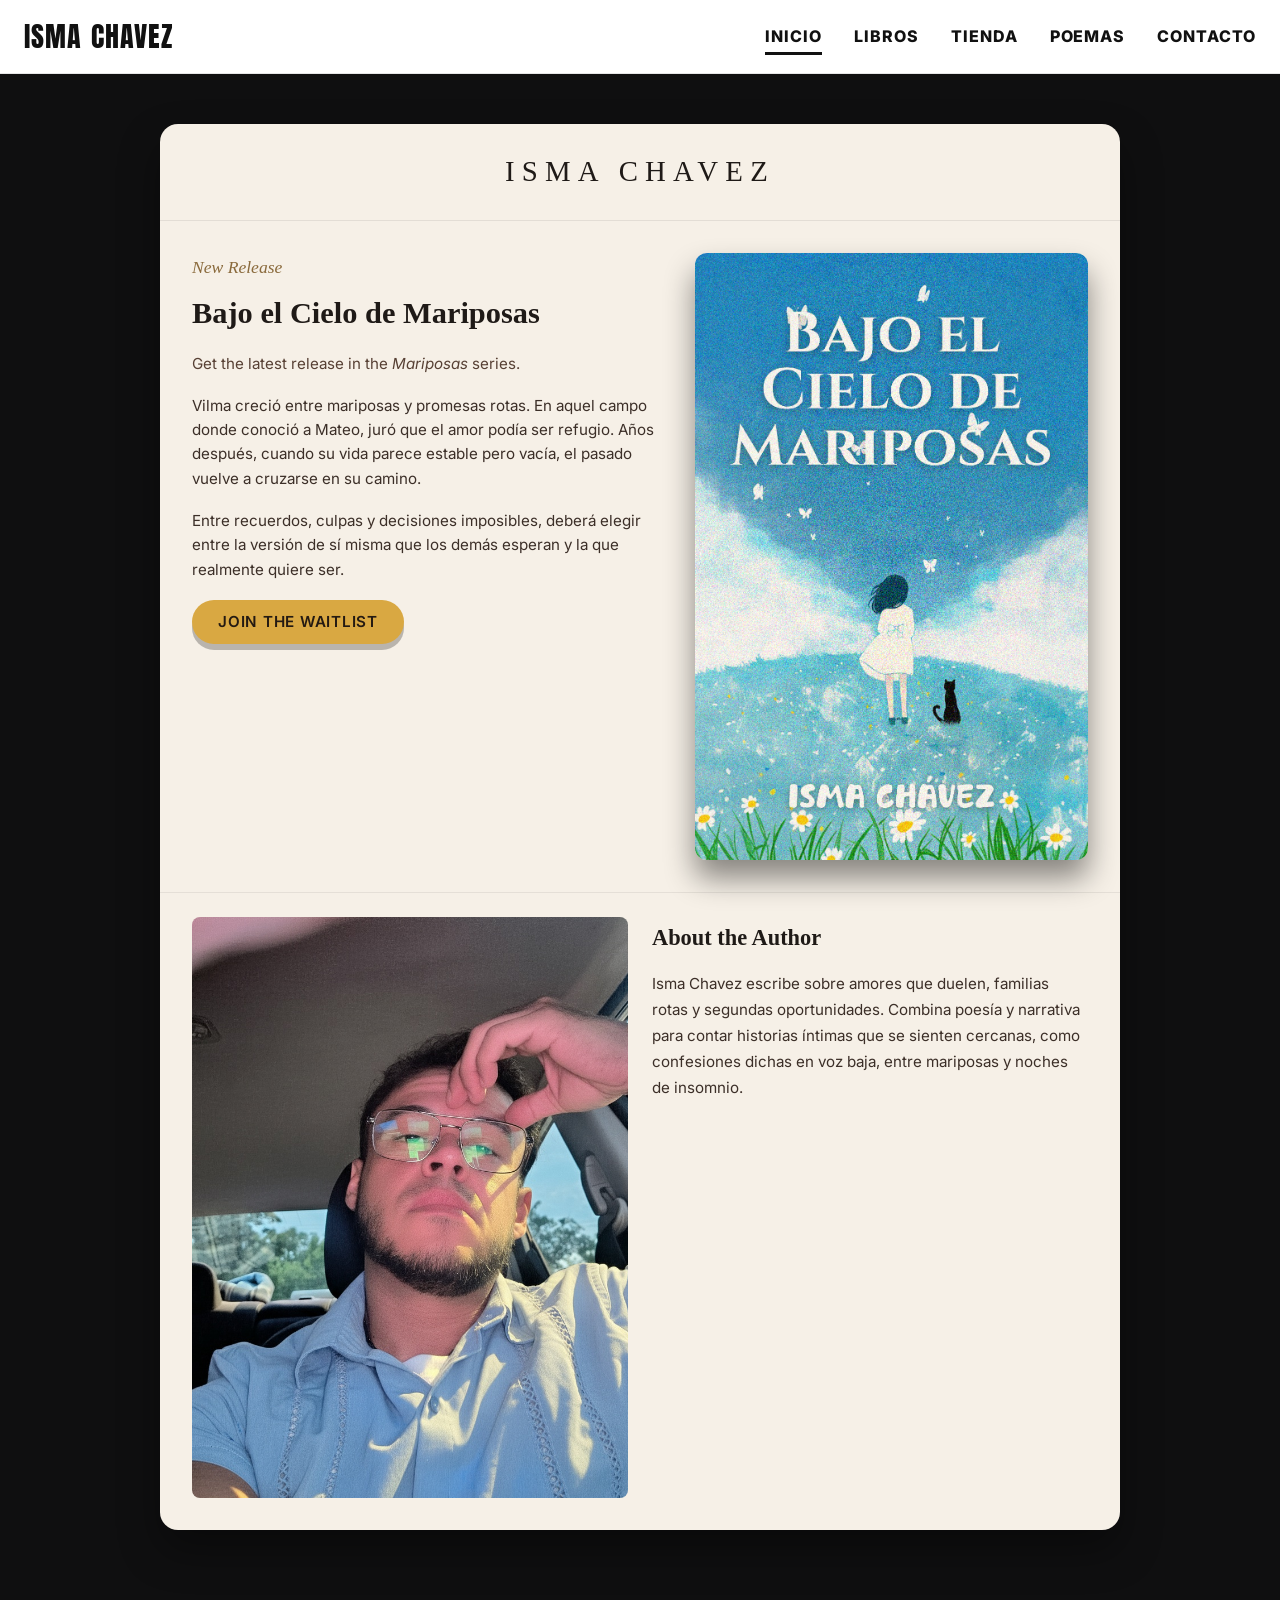
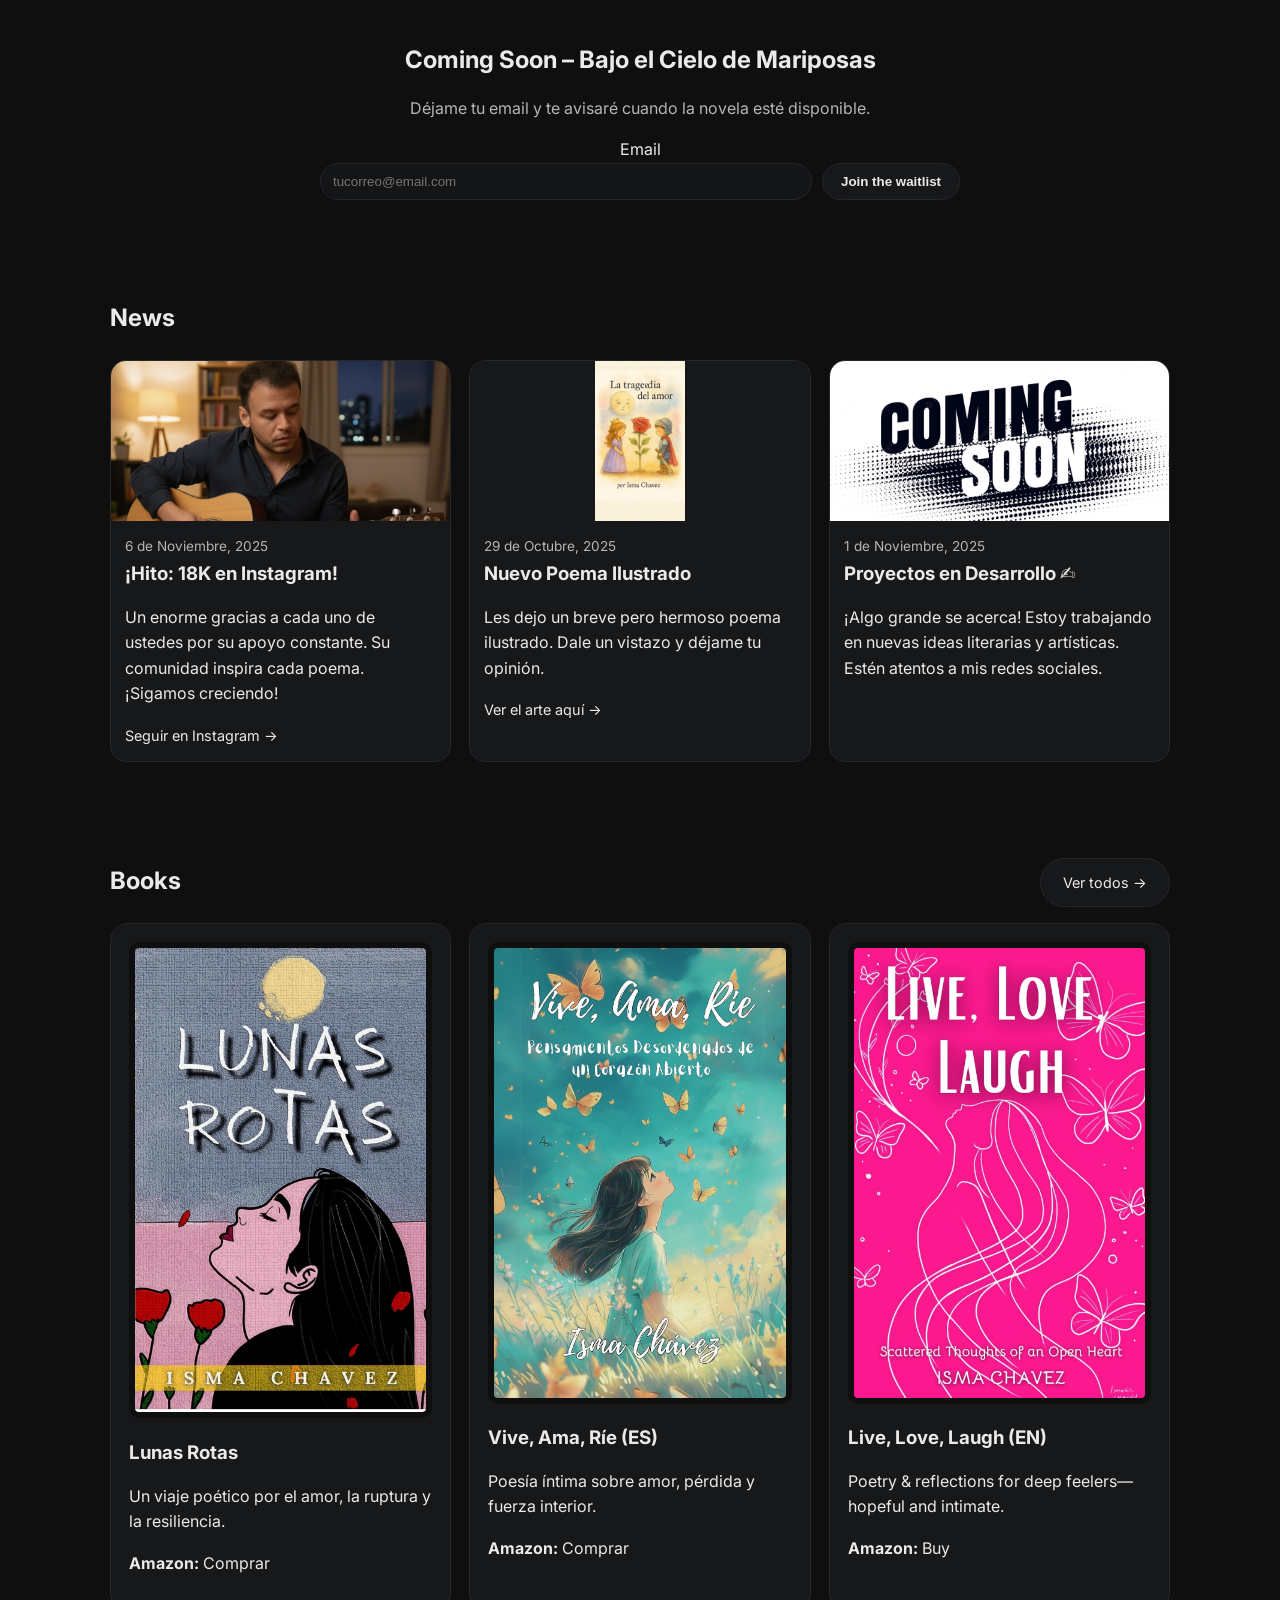
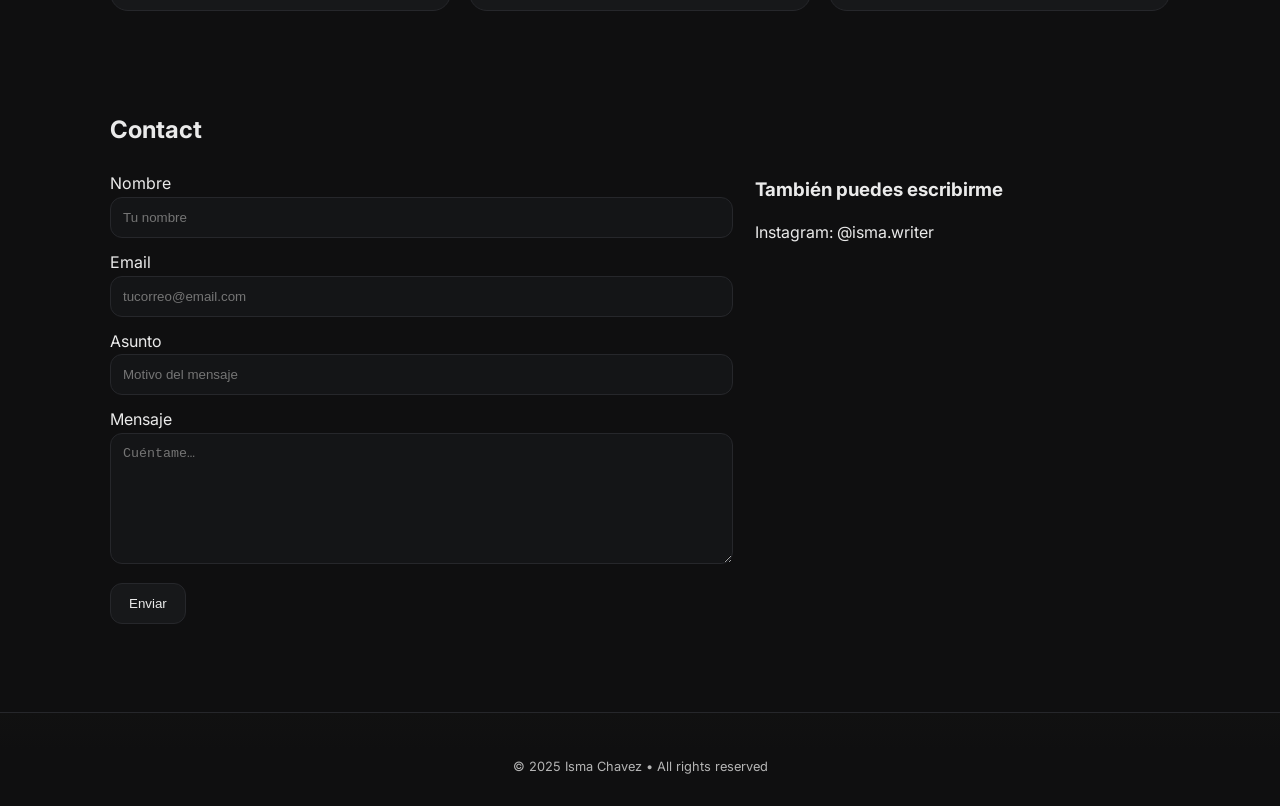
<file: index.html>
<!DOCTYPE html>
<html lang="es">
<head>
  <meta charset="UTF-8" />
  <meta name="viewport" content="width=device-width, initial-scale=1.0" />
  <title>Isma Chavez | Poet & Spoken Word</title>
  <meta name="description" content="Poetry, books, spoken word by Isma Chavez." />
  <link rel="stylesheet" href="style.css" />
  <link href="https://fonts.googleapis.com/css2?family=Anton&family=Inter:wght@300;400;600;800&display=swap" rel="stylesheet">
</head>
<body>
  <header class="nav">
    <div class="brand"><a href="index.html">ISMA CHAVEZ</a></div>
    <input type="checkbox" id="nav-toggle" class="nav-toggle">
    <label for="nav-toggle" class="nav-btn" aria-label="Open menu">&#9776;</label>
    <nav>
      <a class="active" href="index.html">Inicio</a>

   <a href="books.html#lunas-rotas">Libros</a>
  <a href="shop.html">Tienda</a>
  <a href="poems.html">Poemas</a>
  <a href="contact.html">Contacto</a>
    </nav>
  </header>

  <!-- HERO -->
<!-- LANDING TIPO JULIA WELLS -->
<section id="home" class="author-landing">
  <div class="site-card">
    
    <!-- Encabezado de la tarjeta -->
    <header class="card-header">
      <div class="site-title">ISMA&nbsp;CHAVEZ</div>
      
    </header>

    <!-- New Release + portada -->
    <section class="card-main">
      <div>
        <div class="label">New Release</div>
        <h2 class="book-title">Bajo el Cielo de Mariposas</h2>
        <p class="book-series">
          Get the latest release in the <em>Mariposas</em> series.
        </p>

        <p class="lead-text">
          Vilma creció entre mariposas y promesas rotas. En aquel campo donde conoció a Mateo,
          juró que el amor podía ser refugio. Años después, cuando su vida parece estable
          pero vacía, el pasado vuelve a cruzarse en su camino.
        </p>

        <p class="lead-text">
          Entre recuerdos, culpas y decisiones imposibles, deberá elegir entre la versión
          de sí misma que los demás esperan y la que realmente quiere ser.
        </p>

        <!-- Cambia el href por el link real de Amazon -->
        <a href="#waitlist" class="btn-buy">Join the waitlist</a>

      </div>

      <div class="cover-wrapper">
        <img src="assets/bajoelcielo.png" alt="Portada Bajo el Cielo de Mariposas">
      </div>
    </section>

    <!-- About the Author -->
    <section class="card-footer">
      <div class="author-photo">
        <img src="assets/isma2.jpg" alt="Isma Chavez">
      </div>
      <div>
        <h3 class="author-text-title">About the Author</h3>
        <p class="author-text-body">
          Isma Chavez escribe sobre amores que duelen, familias rotas y segundas oportunidades.
          Combina poesía y narrativa para contar historias íntimas que se sienten cercanas,
          como confesiones dichas en voz baja, entre mariposas y noches de insomnio.
        </p>
      </div>
    </section>

  </div>
</section>


<section id="waitlist" class="section waitlist">
  <div class="waitlist-inner">
    <h2>Coming Soon – Bajo el Cielo de Mariposas</h2>
    <p>Déjame tu email y te avisaré cuando la novela esté disponible.</p>

    <form name="waitlist-bajo-el-cielo"
          method="POST"
          data-netlify="true">

      <input type="hidden" name="form-name" value="waitlist-bajo-el-cielo">

      <label class="sr-only" for="waitlist-email">Email</label>
      <div class="waitlist-row">
        <input id="waitlist-email"
               type="email"
               name="email"
               placeholder="tucorreo@email.com"
               required>
        <button type="submit">Join the waitlist</button>
      </div>
    </form>
  </div>
</section>


  <!-- NEWS -->
<section id="news" class="section">
  <div class="section-head"><h2>News</h2></div>
  
  <div class="news-grid">

    <article class="news-card">
      <div class="ph" style="
        background: url('assets/isma-perfil-news.jpg') center/cover no-repeat; 
        height: 160px; 
        /* Ajusta la posición para centrar tu rostro */
        background-position: 50% 20%; 
        ">
      </div>
      <div class="body">
        <time>6 de Noviembre, 2025</time>
        <h3>¡Hito: 18K en Instagram!</h3>
        <p>Un enorme gracias a cada uno de ustedes por su apoyo constante. Su comunidad inspira cada poema. ¡Sigamos creciendo!</p>
        <a href="https://instagram.com/isma.writer" target="_blank" style="font-size:.9rem">Seguir en Instagram →</a>
      </div>
    </article>

    <article class="news-card">
      <div class="ph" style="
        background: url('assets/poema-tragedia-amor.jpg') center/contain no-repeat; 
        height: 160px; 
        /* Color de fondo oscuro detrás de la ilustración */
        background-color: #17181a; 
        ">
      </div>
      <div class="body">
        <time>29 de Octubre, 2025</time>
        <h3>Nuevo Poema Ilustrado</h3>
        <p>Les dejo un breve pero hermoso poema ilustrado. Dale un vistazo y déjame tu opinión.</p>
        <a href="https://instagram.com/isma.writer" target="_blank" style="font-size:.9rem">Ver el arte aquí →</a>
      </div>
    </article>
    
    <article class="news-card">
      <div class="ph" style="
        background: url('assets/comingsoon.jpg') center/cover no-repeat; 
        height: 160px; 
        /* Opción: puedes oscurecer un poco la imagen para que el texto resalte si decides añadirle un título encima */
        ">
      </div>
      <div class="body">
        <time>1 de Noviembre, 2025</time>
        <h3>Proyectos en Desarrollo ✍️</h3>
        <p>¡Algo grande se acerca! Estoy trabajando en nuevas ideas literarias y artísticas. Estén atentos a mis redes sociales.</p>
      </div>
    </article>

  </div>
</section>  <!-- BOOKS PREVIEW -->
  <section id="books" class="section">
    <div class="section-head"><h2>Books</h2><a href="books.html#lunas-rotas" class="btn" style="font-size:.9rem">Ver todos →</a></div>
    <div class="grid grid-3">
      <article class="book">
        <img src="assets/lunas-rotas.jpg" alt="Lunas Rotas">
        <div>
          <h3>Lunas Rotas</h3>
          <p>Un viaje poético por el amor, la ruptura y la resiliencia.</p>
          <p><strong>Amazon:</strong> <a href="https://www.amazon.com/Lunas-Rotas-Spanish-Isma-Chavez-ebook/dp/B0F15RWBY4" target="_blank" rel="noopener">Comprar</a></p>
        </div>
      </article>
      <article class="book">
        <img src="assets/vive-ama-rie-es.jpg" alt="Vive, Ama, Ríe (ES)">
        <div>
          <h3>Vive, Ama, Ríe (ES)</h3>
          <p>Poesía íntima sobre amor, pérdida y fuerza interior.</p>
          <p><strong>Amazon:</strong> <a href="https://www.amazon.com/Vive-Ama-R%C3%AEe-Pensamientos-Desordenados/dp/B0DLKNPF1X" target="_blank" rel="noopener">Comprar</a></p>
        </div>
      </article>
      <article class="book">
        <img src="assets/vive-ama-rie-en.jpg" alt="Live, Love, Laugh (EN)">
        <div>
          <h3>Live, Love, Laugh (EN)</h3>
          <p>Poetry & reflections for deep feelers—hopeful and intimate.</p>
          <p><strong>Amazon:</strong> <a href="https://www.amazon.com/Live-Love-Laugh-Scattered-Thoughts/dp/B0DXV8SH1B" target="_blank" rel="noopener">Buy</a></p>
        </div>
      </article>
    </div>
  </section>

  <!-- CONTACT -->
  <section id="contact" class="section">
  <div class="section-head"><h2>Contact</h2></div>

  <div class="contact-grid">
    <!-- FORMULARIO NETLIFY (idéntico al de contact.html) -->
    <form class="contact-form"
          name="contact"
          method="POST"
          data-netlify="true"
          netlify-honeypot="company"
          action="/thanks.html">

      <!-- NECESARIO para Netlify -->
      <input type="hidden" name="form-name" value="contact">

      <!-- Honeypot anti-spam (oculto) -->
      <p style="position:absolute;left:-9999px;">
        <label>Company <input name="company"></label>
      </p>

      <label>Nombre
        <input type="text" name="name" placeholder="Tu nombre" required>
      </label>

      <label>Email
        <input type="email" name="email" placeholder="tucorreo@email.com" required>
      </label>

      <label>Asunto
        <input type="text" name="subject" placeholder="Motivo del mensaje" required>
      </label>

      <label>Mensaje
        <textarea name="message" rows="7" placeholder="Cuéntame…" required></textarea>
      </label>

      <button type="submit">Enviar</button>
    </form>

    <!-- Columna de info (opcional) -->
    <div>
      <h3>También puedes escribirme</h3>
      <p>Instagram: <a href="https://instagram.com/isma.writer" target="_blank" rel="noopener">@isma.writer</a></p>
      
     
    </div>
  </div>
</section>


  <footer class="footer">
    <div class="tiny">© 2025 Isma Chavez • All rights reserved</div>
  </footer>
</body>
</html>
</file>
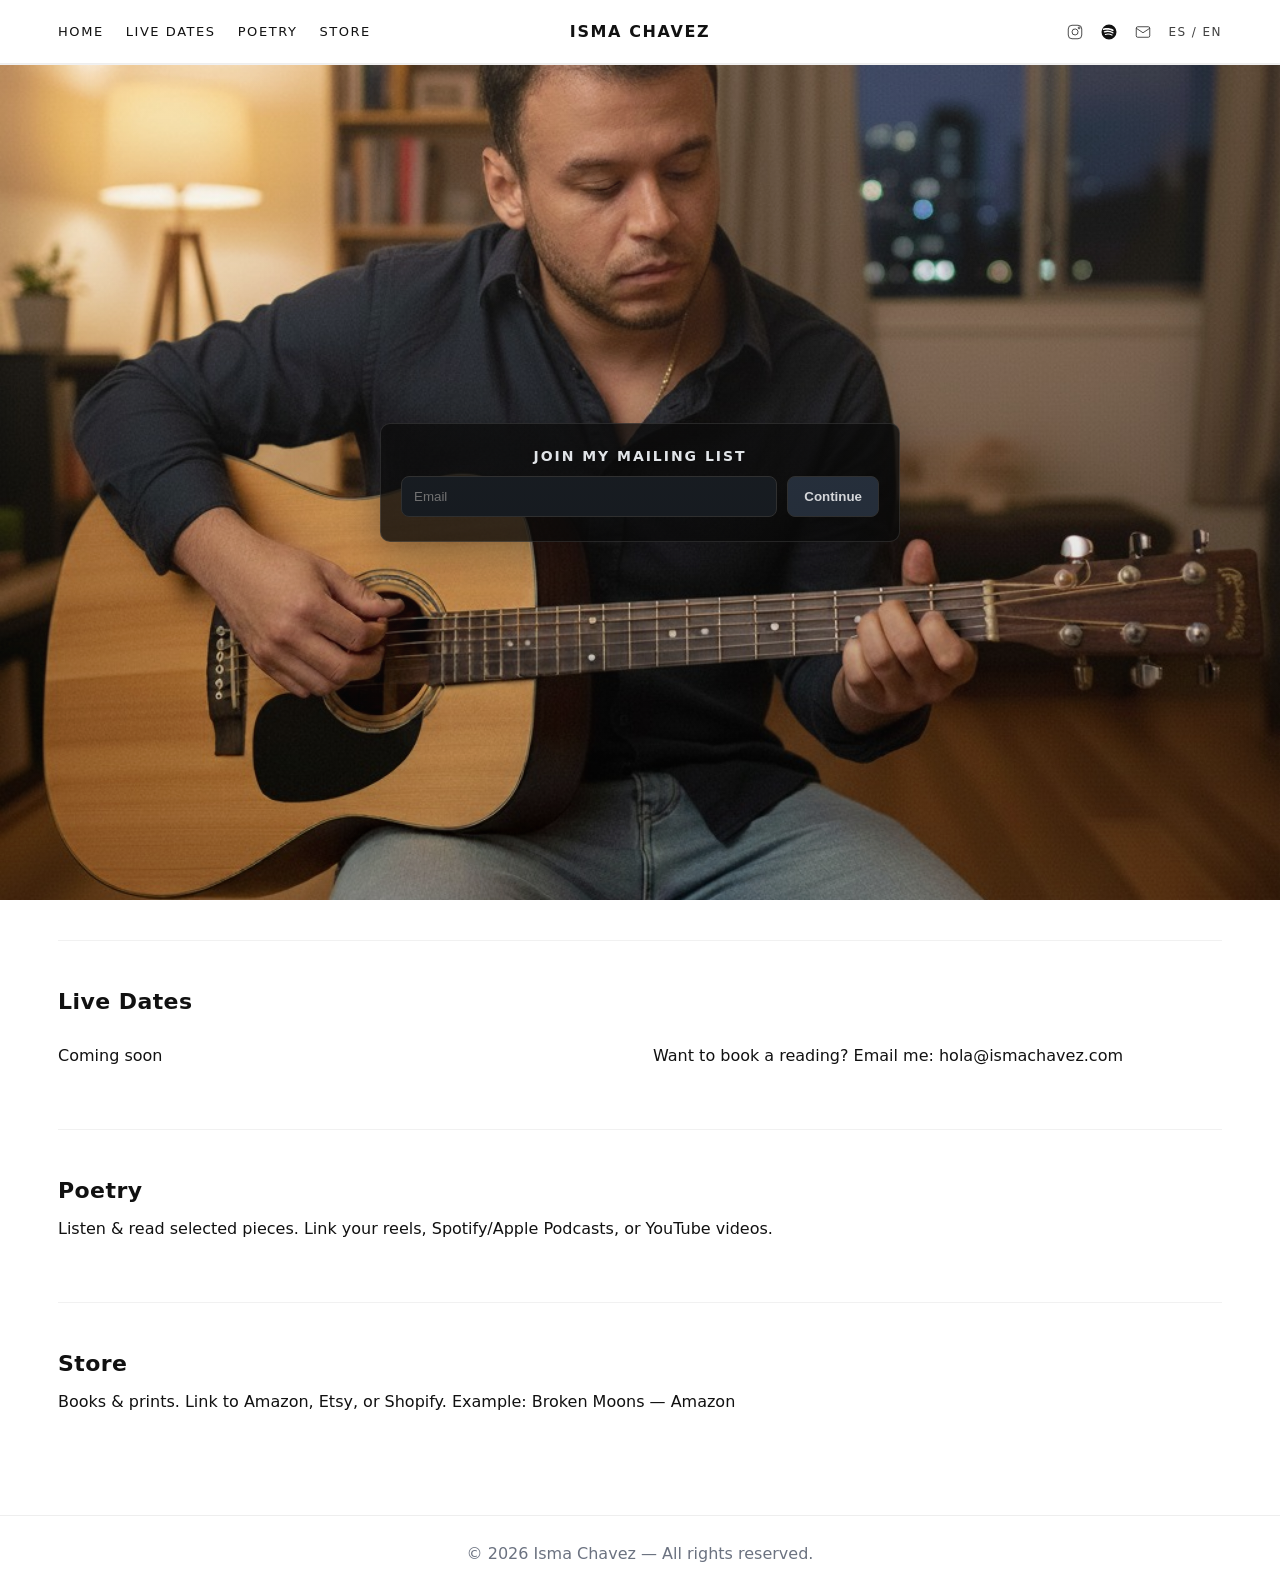
<file: en/index.html>
<!doctype html>
<html lang="es">

<head>
  <meta charset="utf-8">
  <meta name="viewport" content="width=device-width, initial-scale=1">
  <title>Isma Chavez — Poeta & Autor</title>
  <meta name="description" content="Sitio oficial de Isma Chavez: poesía, libros, fechas en vivo y tienda.">
  <link rel="alternate" hreflang="es" href="https://ismachavez.com/">
  <link rel="alternate" hreflang="en" href="https://ismachavez.com/en/">
  <link rel="alternate" hreflang="x-default" href="https://ismachavez.com/">
  <style>
    :root {
      --max: 1200px;
      --header-h: 64px;
      --ink: #111;
      --bg: #fff;
    }

    * {
      box-sizing: border-box
    }

    html,
    body {
      margin: 0;
      background: var(--bg);
      color: var(--ink);
      font-family: Inter, system-ui, -apple-system, Segoe UI, Roboto, Helvetica, Arial, "Apple Color Emoji", "Segoe UI Emoji"
    }

    a {
      color: inherit;
      text-decoration: none
    }

    a:hover {
      text-decoration: underline
    }

    /* HEADER */
    header {
      position: sticky;
      top: 0;
      background: #fff;
      height: var(--header-h);
      border-bottom: 1px solid #eee;
      z-index: 30
    }

    .nav {
      height: 100%;
      max-width: var(--max);
      margin: 0 auto;
      display: grid;
      grid-template-columns: 1fr auto 1fr;
      align-items: center;
      gap: 16px;
      padding: 0 18px
    }

    .menu {
      display: flex;
      gap: 22px;
      align-items: center
    }

    .menu a {
      font-size: 13px;
      letter-spacing: .12em;
      text-transform: uppercase
    }

    .brand {
      justify-self: center;
      font-weight: 800;
      letter-spacing: .1em
    }

    .icons {
      justify-self: end;
      display: flex;
      gap: 16px;
      align-items: center
    }

    .icon {
      width: 18px;
      height: 18px;
      display: inline-block
    }

    .lang {
      font-size: 12px;
      letter-spacing: .12em;
      text-transform: uppercase;
      opacity: .8
    }

    /* HERO */
    .hero {
      position: relative;
      height: calc(100vh - var(--header-h));
      min-height: 520px;
      display: grid
    }

    .hero::before {
      content: "";
      position: absolute;
      inset: 0;
      background: url('/assets/hero.jpg') center/cover no-repeat;
      filter: contrast(1.02)
    }

    .hero::after {
      content: "";
      position: absolute;
      inset: 0;
      background: linear-gradient(180deg, rgba(255, 255, 255, .08), rgba(0, 0, 0, .15))
    }

    .hero-inner {
      position: relative;
      display: grid;
      place-items: center;
      padding: 24px
    }

    /* SIGNUP BOX */
    .signup {
      width: min(520px, 92vw);
      background: rgba(0, 0, 0, .78);
      color: #f1f5f9;
      border: 1px solid rgba(255, 255, 255, .12);
      border-radius: 10px;
      padding: 24px 20px;
      box-shadow: 0 10px 40px rgba(0, 0, 0, .35)
    }

    .signup h3 {
      margin: 0 0 12px;
      font-size: 14px;
      letter-spacing: .14em;
      text-transform: uppercase;
      text-align: center
    }

    .field {
      display: flex;
      gap: 10px;
      margin-top: 10px
    }

    .field input {
      flex: 1;
      padding: 12px 12px;
      border-radius: 8px;
      border: 1px solid #2b2b2b;
      background: #0f141a;
      color: #f8fafc
    }

    .btn {
      padding: 12px 16px;
      border-radius: 8px;
      border: 1px solid #2b2b2b;
      background: #1f2937;
      color: #e5e7eb;
      font-weight: 600
    }

    .btn:hover {
      filter: brightness(1.08)
    }

    /* SECTIONS */
    main {
      max-width: var(--max);
      margin: 40px auto;
      padding: 0 18px
    }

    section {
      padding: 48px 0;
      border-top: 1px solid #f1f1f1
    }

    h2 {
      margin: 0 0 16px;
      font-size: 22px;
      letter-spacing: .02em
    }

    .two {
      display: grid;
      grid-template-columns: 1fr 1fr;
      gap: 26px
    }

    @media (max-width:900px) {
      .two {
        grid-template-columns: 1fr
      }
    }

    /* FOOTER */
    footer {
      border-top: 1px solid #eee;
      padding: 28px 18px;
      color: #6b7280;
      text-align: center
    }
  </style>
</head>

<body>
  <header>
    <div class="nav">
      <nav class="menu" aria-label="Principal">
        <a href="#home" data-i18n="nav_home">Home</a>
        <a href="#dates" data-i18n="nav_dates">Live Dates</a>
        <a href="#poetry" data-i18n="nav_poetry">Poetry</a>
        <a href="#store" data-i18n="nav_store">Store</a>
      </nav>
      <div class="brand">ISMA CHAVEZ</div>
      <div class="icons" aria-label="Redes">
        <a class="icon" href="https://instagram.com/tuusuario" target="_blank" aria-label="Instagram" rel="noopener"
          title="Instagram">
          <svg viewBox="0 0 24 24" fill="none" stroke="currentColor">
            <rect x="3" y="3" width="18" height="18" rx="5" />
            <path d="M16 11.37A4 4 0 1 1 12.63 8 4 4 0 0 1 16 11.37z" />
            <circle cx="17.5" cy="6.5" r="1.25" />
          </svg>
        </a>
        <a class="icon" href="https://open.spotify.com/" target="_blank" aria-label="Spotify" rel="noopener"
          title="Spotify">
          <svg viewBox="0 0 24 24" fill="currentColor">
            <path
              d="M12 2a10 10 0 1 0 10 10A10.011 10.011 0 0 0 12 2Zm4.57 14.53a.75.75 0 0 1-1.03.24 9.86 9.86 0 0 0-8.08-.81.75.75 0 1 1-.52-1.41 11.36 11.36 0 0 1 9.31.93.75.75 0 0 1 .32 1.05Zm1.34-3.02a.9.9 0 0 1-1.24.3 12.8 12.8 0 0 0-10.5-1.17.9.9 0 0 1-.54-1.72 14.6 14.6 0 0 1 11.96 1.34.9.9 0 0 1 .32 1.25Zm.12-3.18a1.05 1.05 0 0 1-1.44.35c-3.16-1.87-7.13-2.29-11.56-1.25a1.05 1.05 0 1 1-.47-2.05c4.9-1.11 9.35-.63 12.92 1.42a1.05 1.05 0 0 1 .55 1.53Z" />
          </svg>
        </a>
        <a class="icon" href="mailto:hola@ismachavez.com" aria-label="Email" title="Email">
          <svg viewBox="0 0 24 24" fill="none" stroke="currentColor">
            <rect x="3" y="5" width="18" height="14" rx="2" />
            <path d="m3 7 9 6 9-6" />
          </svg>
        </a>
        <span class="lang">
          <a id="lang-es" href="#">ES</a> / <a id="lang-en" href="#">EN</a>
        </span>
      </div>
    </div>
  </header>

  <section id="home" class="hero" role="banner">
    <div class="hero-inner">
      <div class="signup" role="form" aria-labelledby="signup-title">
        <h3 id="signup-title" data-i18n="signup_title">Únete a mi lista</h3>
        <div class="field">
          <input id="email" type="email" placeholder="Email" autocomplete="email" required>
          <button class="btn" id="joinBtn" data-i18n="btn_continue">Continuar</button>
        </div>
      </div>
    </div>
  </section>

  <main>
    <section id="dates">
      <h2 data-i18n="dates_title">Live Dates</h2>
      <div class="two">
        <div>
          <p class="soon" data-i18n="dates_soon">Próximamente</p>
        </div>
        <div>
          <p data-i18n="dates_cta">¿Quieres organizar una lectura? Escríbeme: <a
              href="mailto:hola@ismachavez.com">hola@ismachavez.com</a></p>
        </div>
      </div>
    </section>

    <section id="poetry">
      <h2 data-i18n="poetry_title">Poetry</h2>
      <p data-i18n="poetry_text">Escucha y lee piezas seleccionadas. Enlaza tus reels, Spotify/Apple Podcasts o videos
        de YouTube.</p>
    </section>

    <section id="store">
      <h2 data-i18n="store_title">Store</h2>
      <p data-i18n="store_text">Libros y prints. Enlaza a Amazon, Etsy o Shopify. Ejemplo: <a href="#">Lunas Rotas —
          Amazon</a></p>
    </section>
  </main>

  <footer>
    © <span id="year"></span> Isma Chavez — <span data-i18n="rights">Todos los derechos reservados.</span>
  </footer>

  <script>
    // Detecta idioma según la ruta (/en/)
    const isEN = location.pathname.split('/').filter(Boolean)[0] === 'en';
    document.documentElement.lang = isEN ? 'en' : 'es';

    // Diccionario de textos
    const dict = {
      es: {
        nav_home: 'Inicio',
        nav_dates: 'Fechas',
        nav_poetry: 'Poesía',
        nav_store: 'Tienda',
        signup_title: 'Únete a mi lista',
        btn_continue: 'Continuar',
        dates_title: 'Fechas',
        dates_intro: 'Próximas lecturas y firmas de libros. (Agrega tus fechas aquí)',
        dates_no: 'Por ahora no hay fechas confirmadas.',
        dates_soon: 'Próximamente',
        d1: '12 Oct — Miami, FL — Librería XYZ',
        d2: '02 Nov — Orlando, FL — Feria del Libro',
        d3: '07 Dic — Tampa, FL — Café Poético',
        dates_cta: '¿Quieres organizar una lectura? Escríbeme: <a href="mailto:hola@ismachavez.com">hola@ismachavez.com</a>',
        poetry_title: 'Poesía',
        poetry_text: 'Escucha y lee piezas seleccionadas. Enlaza tus reels, Spotify/Apple Podcasts o videos de YouTube.',
        store_title: 'Tienda',
        store_text: 'Libros y prints. Enlaza a Amazon, Etsy o Shopify. Ejemplo: <a href="#">Lunas Rotas — Amazon</a>',
        rights: 'Todos los derechos reservados.',
        mailto_subject: 'Suscripción — Lista de correo',
        mailto_body: 'Hola Isma, quiero unirme a tu lista. Mi correo es: ',
        meta_desc: 'Sitio oficial de Isma Chavez: poesía, libros, fechas en vivo y tienda.'
      },
      en: {
        nav_home: 'Home',
        nav_dates: 'Live Dates',
        nav_poetry: 'Poetry',
        nav_store: 'Store',
        signup_title: 'Join my mailing list',
        btn_continue: 'Continue',
        dates_title: 'Live Dates',
        dates_intro: 'Upcoming readings and signings. (Add your dates here)',
        dates_no: 'No live dates yet.',
        dates_soon: 'Coming soon',
        d1: 'Oct 12 — Miami, FL — Bookstore XYZ',
        d2: 'Nov 02 — Orlando, FL — Book Fair',
        d3: 'Dec 07 — Tampa, FL — Poetic Café',
        dates_cta: 'Want to book a reading? Email me: <a href="mailto:hola@ismachavez.com">hola@ismachavez.com</a>',
        poetry_title: 'Poetry',
        poetry_text: 'Listen & read selected pieces. Link your reels, Spotify/Apple Podcasts, or YouTube videos.',
        store_title: 'Store',
        store_text: 'Books & prints. Link to Amazon, Etsy, or Shopify. Example: <a href="#">Broken Moons — Amazon</a>',
        rights: 'All rights reserved.',
        mailto_subject: 'Subscription — Mailing list',
        mailto_body: 'Hi Isma, please add me to your list. My email is: ',
        meta_desc: 'Official website of Isma Chavez: poetry, books, live dates, and store.'
      }
    };

    // Aplicar traducciones
    const t = (k) => (isEN ? dict.en[k] : dict.es[k]);
    document.querySelectorAll('[data-i18n]').forEach(el => { el.innerHTML = t(el.dataset.i18n); });

    // Placeholder / botón / footer dinámicos
    document.getElementById('email').setAttribute('placeholder', 'Email');
    document.getElementById('joinBtn').textContent = t('btn_continue');
    const metaDesc = document.querySelector('meta[name="description"]');
    if (metaDesc) metaDesc.setAttribute('content', t('meta_desc'));

    // Oculta la sección de fechas si no hay lista (para que no estorbe)
    (function () {
      const sec = document.getElementById('dates');
      if (!sec) return;
      const hasList = sec.querySelector('#dates-list');
      const hasSoon = sec.querySelector('.soon');
      if (!hasList && !hasSoon) {
        sec.style.display = 'none';
        document.querySelectorAll('a[href="#dates"]').forEach(a => a.style.display = 'none');
      }
    })();

    // Año
    document.getElementById('year').textContent = new Date().getFullYear();

    // Links de idioma
    const esLink = document.getElementById('lang-es');
    const enLink = document.getElementById('lang-en');
    if (isEN) { esLink.href = '/'; enLink.href = '#'; } else { esLink.href = '#'; enLink.href = '/en/'; }

    // Botón de mailing list (mailto con texto localizado)
    document.getElementById('joinBtn').addEventListener('click', function () {
      const v = document.getElementById('email').value.trim();
      if (!v) { alert(isEN ? 'Enter your email' : 'Escribe tu email'); return; }
      const subj = encodeURIComponent(t('mailto_subject'));
      const body = encodeURIComponent(t('mailto_body') + v);
      location.href = `mailto:hola@ismachavez.com?subject=${subj}&body=${body}`;
    });
  </script>
</body>

</html>
</file>
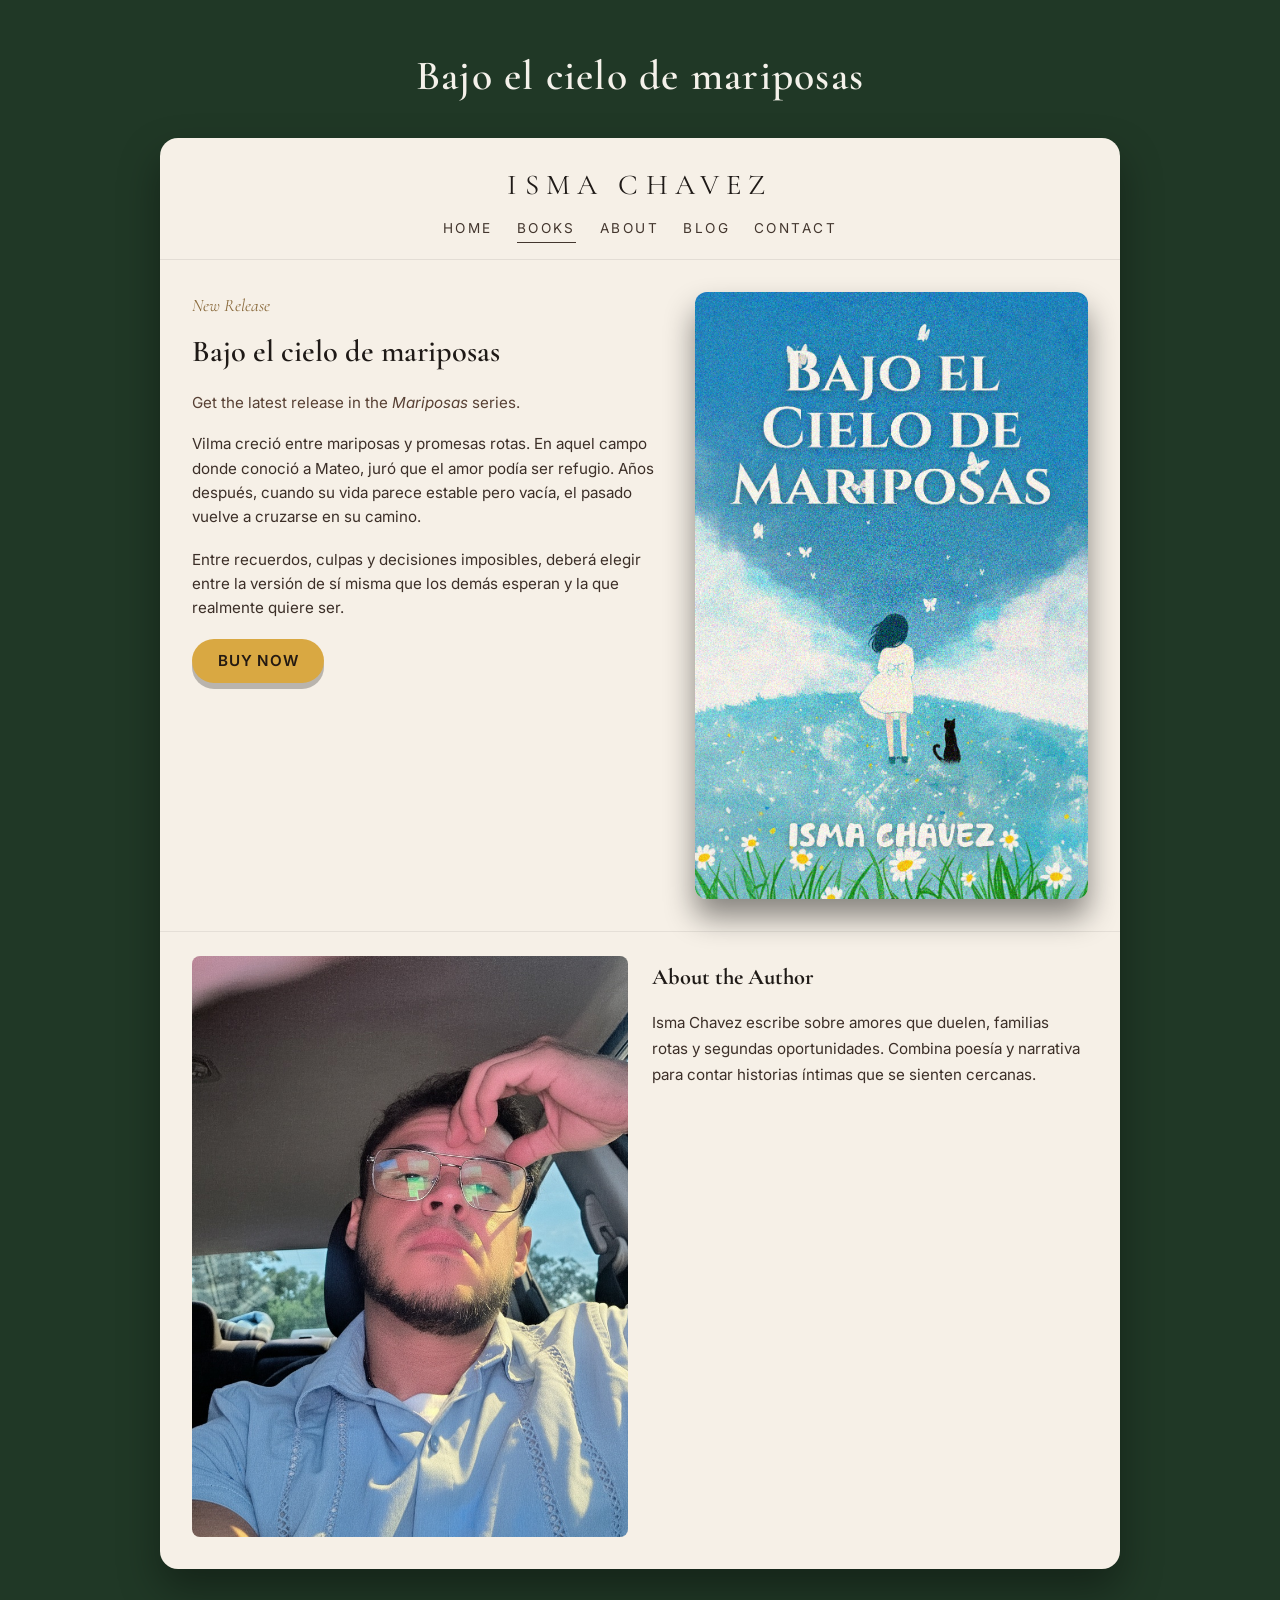
<file: bajo-el-cielo.html>
<!DOCTYPE html>
<html lang="es">
<head>
  <meta charset="UTF-8" />
  <meta name="viewport" content="width=device-width, initial-scale=1.0" />
  <title>Bajo el cielo de mariposas | Isma Chavez</title>
  <link href="https://fonts.googleapis.com/css2?family=Cormorant+Garamond:wght@400;500;700&family=Inter:wght@300;400;500;600&display=swap" rel="stylesheet">
  <link rel="stylesheet" href="style.css" />
</head>

<body class="mariposas-landing">

  <h1 class="hero-heading">Bajo el cielo de mariposas</h1>

  <div class="site-card">
    <!-- Header dentro de la tarjeta -->
    <header class="card-header">
      <div class="site-title">ISMA&nbsp;CHAVEZ</div>
      <nav class="card-nav">
        <a href="index.html">Home</a>
        <a href="books.html" class="active">Books</a>
        <a href="about.html">About</a>
        <a href="blog.html">Blog</a>
        <a href="contact.html">Contact</a>
      </nav>
    </header>

    <!-- New Release + portada -->
    <section class="card-main">
      <div>
        <div class="label">New Release</div>
        <h2 class="book-title">Bajo el cielo de mariposas</h2>
        <p class="book-series">
          Get the latest release in the <em>Mariposas</em> series.
        </p>

        <p class="lead-text">
          Vilma creció entre mariposas y promesas rotas. En aquel campo donde conoció a Mateo,
          juró que el amor podía ser refugio. Años después, cuando su vida parece estable
          pero vacía, el pasado vuelve a cruzarse en su camino.
        </p>

        <p class="lead-text">
          Entre recuerdos, culpas y decisiones imposibles, deberá elegir entre la versión
          de sí misma que los demás esperan y la que realmente quiere ser.
        </p>

        <a href="#" class="btn-buy">Buy Now</a>
      </div>

      <div class="cover-wrapper">
        <!-- Portada real -->
        <img src="assets/bajoelcielo.png" alt="Portada Bajo el cielo de mariposas">
      </div>
    </section>

    <!-- About the Author -->
    <section class="card-footer">
      <div class="author-photo">
        <!-- Foto real del autor -->
        <img src="assets/isma2.jpg" alt="Isma Chavez">
      </div>
      <div>
        <h3 class="author-text-title">About the Author</h3>
        <p class="author-text-body">
          Isma Chavez escribe sobre amores que duelen, familias rotas y segundas oportunidades.
          Combina poesía y narrativa para contar historias íntimas que se sienten cercanas.
        </p>
      </div>
    </section>
  </div>

</body>
</html>
</file>
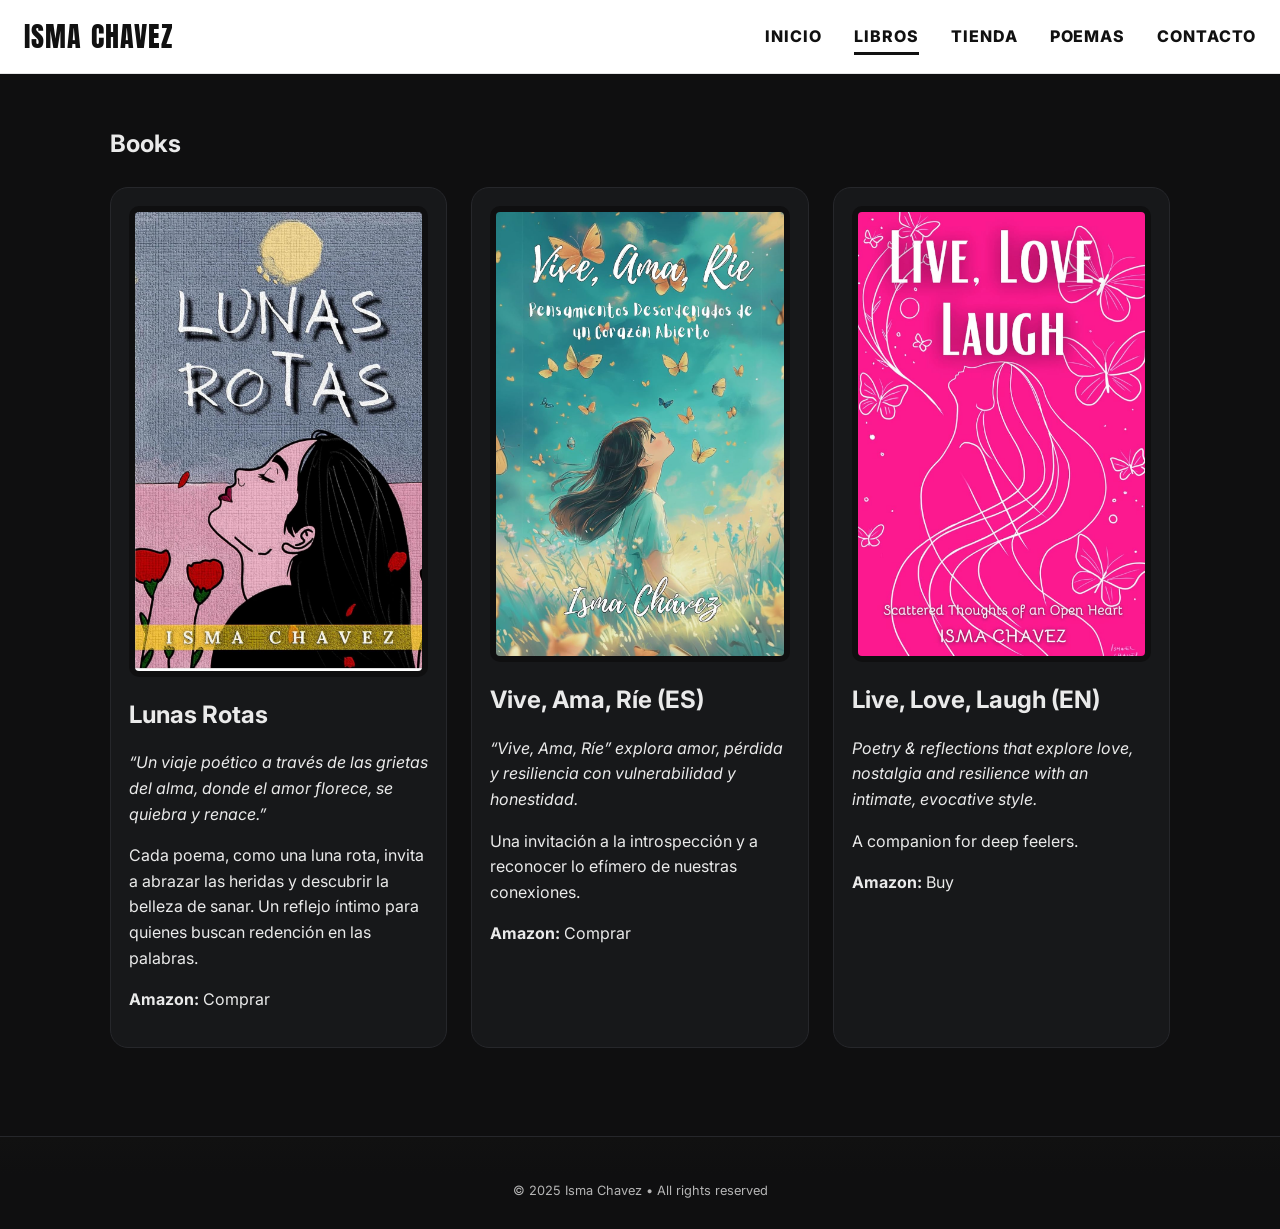
<file: books.html>
<!-- ========================= books.html ========================= -->
<!DOCTYPE html>
<html lang="es">
<head>
  <meta charset="UTF-8" />
  <meta name="viewport" content="width=device-width, initial-scale=1.0" />
  <title>Books | Isma Chavez</title>
  <link rel="stylesheet" href="style.css" />
  <link href="https://fonts.googleapis.com/css2?family=Anton&family=Inter:wght@300;400;600;800&display=swap" rel="stylesheet">
</head>
<body>
  <header class="nav">
    <div class="brand"><a href="index.html">ISMA CHAVEZ</a></div>
    <input type="checkbox" id="nav-toggle" class="nav-toggle">
    <label for="nav-toggle" class="nav-btn" aria-label="Open menu">&#9776;</label>
    <nav>
      <a href="index.html">Inicio</a>

      <a class="active" href="books.html#lunas-rotas">Libros</a>
      <a href="shop.html">Tienda</a>
        <a href="poems.html">Poemas</a>
      <a href="contact.html">Contacto</a>
    </nav>
  </header>

  <section class="section">
    <h1>Books</h1>

    <!-- Cuadrícula de libros -->
    <div class="books-grid">
      <article id="lunas-rotas" class="book">
        <img src="assets/lunas-rotas.jpg" alt="Lunas Rotas">
        <div>
          <h2>Lunas Rotas</h2>
          <p><em>“Un viaje poético a través de las grietas del alma, donde el amor florece, se quiebra y renace.”</em></p>
          <p>Cada poema, como una luna rota, invita a abrazar las heridas y descubrir la belleza de sanar.  
             Un reflejo íntimo para quienes buscan redención en las palabras.</p>
          <p><strong>Amazon:</strong> <a href="https://www.amazon.com/Lunas-Rotas-Spanish-Isma-Chavez-ebook/dp/B0F15RWBY4" target="_blank" rel="noopener">Comprar</a></p>
        </div>
      </article>

      <article id="vive-ama-rie-es" class="book">
        <img src="assets/vive-ama-rie-es.jpg" alt="Vive, Ama, Ríe (ES)">
        <div>
          <h2>Vive, Ama, Ríe (ES)</h2>
          <p><em>“Vive, Ama, Ríe” explora amor, pérdida y resiliencia con vulnerabilidad y honestidad.</em></p>
          <p>Una invitación a la introspección y a reconocer lo efímero de nuestras conexiones.</p>
          <p><strong>Amazon:</strong> <a href="https://www.amazon.com/Vive-Ama-R%C3%AEe-Pensamientos-Desordenados/dp/B0DLKNPF1X" target="_blank" rel="noopener">Comprar</a></p>
        </div>
      </article>

      <article id="vive-ama-rie-en" class="book">
        <img src="assets/vive-ama-rie-en.jpg" alt="Live, Love, Laugh (EN)">
        <div>
          <h2>Live, Love, Laugh (EN)</h2>
          <p><em>Poetry & reflections that explore love, nostalgia and resilience with an intimate, evocative style.</em></p>
          <p>A companion for deep feelers.</p>
          <p><strong>Amazon:</strong> <a href="https://www.amazon.com/Live-Love-Laugh-Scattered-Thoughts/dp/B0DXV8SH1B" target="_blank" rel="noopener">Buy</a></p>
        </div>
      </article>
    </div>
  </section>

  <footer class="footer">
    <div class="tiny">© 2025 Isma Chavez • All rights reserved</div>
  </footer>
</body>
</html>
</file>
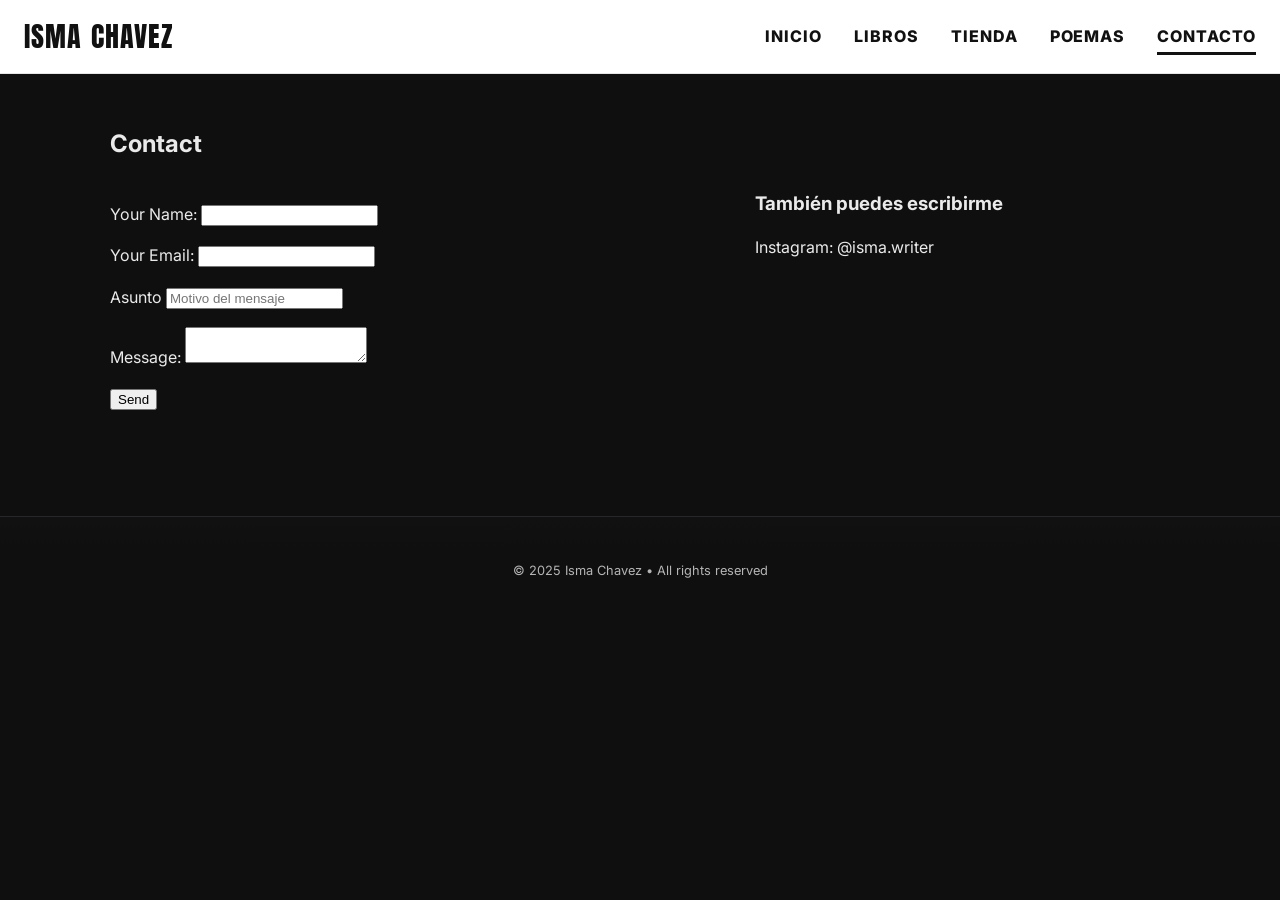
<file: contact.html>
<!DOCTYPE html>
<html lang="es">
<head>
  <meta charset="UTF-8" />
  <meta name="viewport" content="width=device-width, initial-scale=1.0" />
  <title>Contact | Isma Chavez</title>
  <link rel="stylesheet" href="style.css" />
  <link href="https://fonts.googleapis.com/css2?family=Anton&family=Inter:wght@300;400;600;800&display=swap" rel="stylesheet">
</head>
<body>
  <header class="nav">
    <div class="brand"><a href="index.html">ISMA CHAVEZ</a></div>
    <input type="checkbox" id="nav-toggle" class="nav-toggle">
    <label for="nav-toggle" class="nav-btn" aria-label="Open menu">&#9776;</label>
    <nav>
      <a href="index.html">Inicio</a>

      <a href="books.html#lunas-rotas">Libros</a>
      <a href="shop.html">Tienda</a>
        <a href="poems.html">Poemas</a>
      <a class="active" href="contact.html">Contacto</a>
    </nav>
  </header>

  <section class="section">
    <div class="section-head"><h1>Contact</h1></div>
    <div class="contact-grid">
      <!-- Reemplaza YOUR_FORM_ENDPOINT por el que te de el servicio (p. ej. Formspree) -->
     <form name="contact" method="POST" data-netlify="true">
  <p>
    <label>Your Name: <input type="text" name="name" /></label>
  </p>
  <p>
    <label>Your Email: <input type="email" name="email" /></label>
  </p>
  <p>
    
  </p>

 <!-- AQUI VA EL ASUNTO -->
  <label>Asunto
    <input type="text" name="subject" placeholder="Motivo del mensaje" required>
  </label>
  <p>
    <label>Message: <textarea name="message"></textarea></label>
  </p>
  <p>
    <button type="submit">Send</button>
  </p>
</form>


      <div>
        <h3>También puedes escribirme</h3>
        <p>Instagram: <a href="https://instagram.com/isma.writer" target="_blank" rel="noopener">@isma.writer</a></p>
       
      </div>
    </div>
  </section>

  <footer class="footer">
    <div class="tiny">© 2025 Isma Chavez • All rights reserved</div>
  </footer>
</body>
</html>
</file>
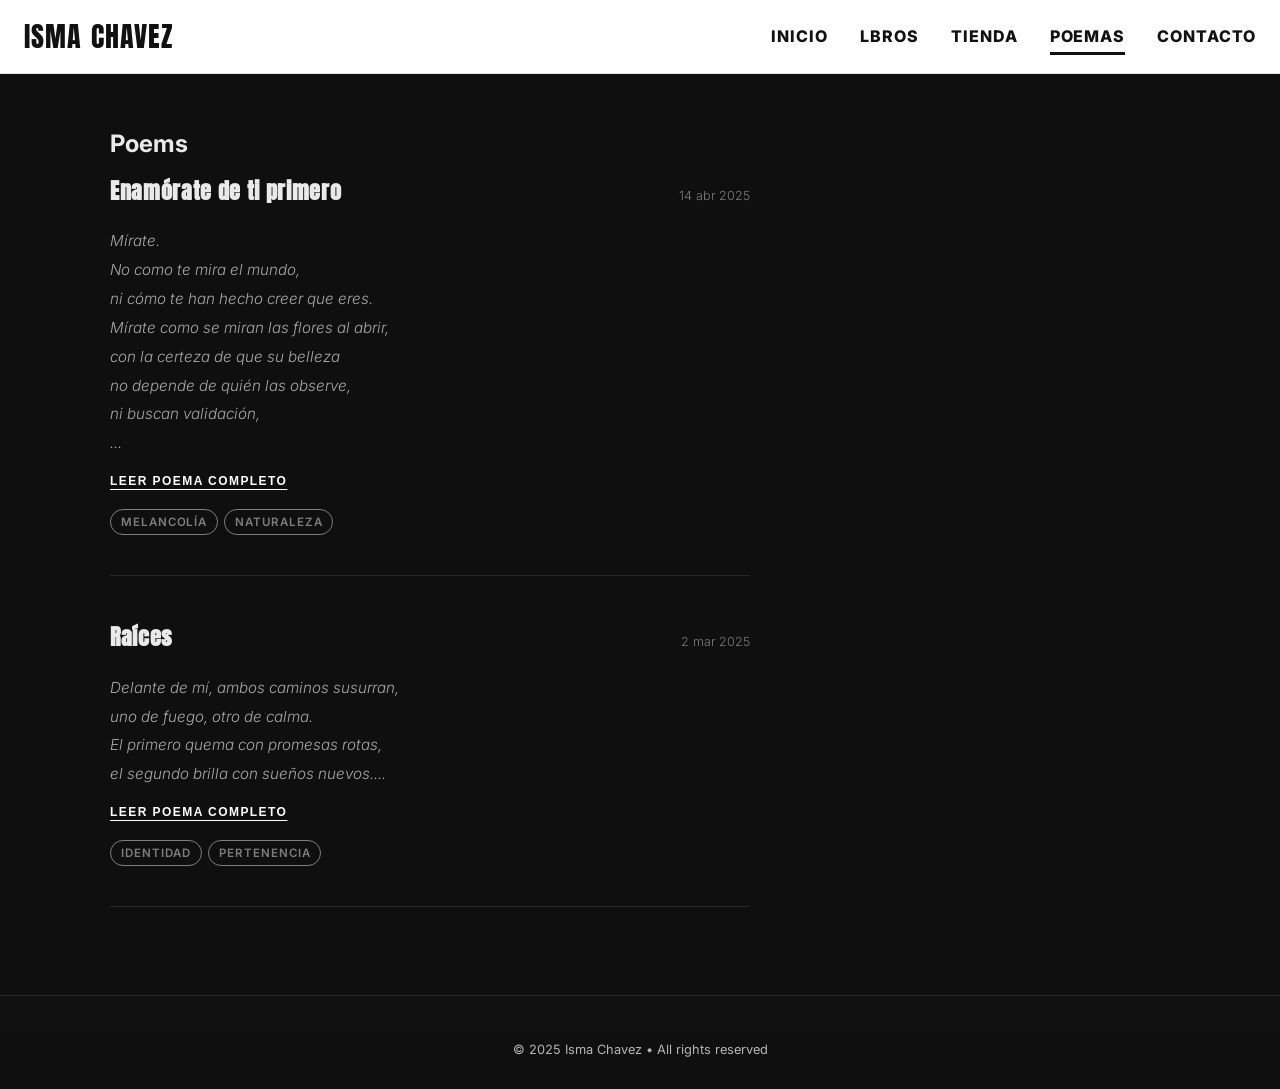
<file: poems.html>
<!-- ========================= poems.html ========================= -->
<!DOCTYPE html>
<html lang="es">
<head>
  <meta charset="UTF-8" />
  <meta name="viewport" content="width=device-width, initial-scale=1.0" />
  <title>Poems | Isma Chavez</title>
  <link rel="stylesheet" href="style.css" />
  <link href="https://fonts.googleapis.com/css2?family=Anton&family=Inter:wght@300;400;600;800&display=swap" rel="stylesheet">
  <style>
    .poems-list {
      display: flex;
      flex-direction: column;
      gap: 2.5rem;
      max-width: 640px;
    }

    .poem-item {
      border-bottom: 1px solid rgba(255,255,255,0.1);
      padding-bottom: 2.5rem;
    }

    .poem-header {
      display: flex;
      justify-content: space-between;
      align-items: baseline;
      margin-bottom: 0.75rem;
    }

    .poem-title {
      font-family: 'Anton', sans-serif;
      font-size: 1.4rem;
      letter-spacing: 0.03em;
    }

    .poem-date {
      font-size: 0.78rem;
      font-weight: 300;
      opacity: 0.5;
    }

    .poem-preview {
      font-size: 0.95rem;
      font-weight: 300;
      line-height: 1.9;
      opacity: 0.7;
      white-space: pre-line;
      font-style: italic;
    }

    .poem-full {
      display: none;
      font-size: 0.95rem;
      font-weight: 300;
      line-height: 1.9;
      white-space: pre-line;
      animation: fadeIn 0.3s ease;
    }

    @keyframes fadeIn {
      from { opacity: 0; transform: translateY(4px); }
      to   { opacity: 1; transform: translateY(0); }
    }

    .toggle-btn {
      display: inline-block;
      margin-top: 1rem;
      font-size: 0.75rem;
      font-weight: 600;
      letter-spacing: 0.12em;
      text-transform: uppercase;
      background: none;
      border: none;
      cursor: pointer;
      padding: 0;
      text-decoration: underline;
      text-underline-offset: 4px;
      color: #ffffff; /* ← cambia esto al color que quieras */
    }

    .poem-tags {
      display: flex;
      flex-wrap: wrap;
      gap: 6px;
      margin-top: 1rem;
    }

    .poem-tags span {
      font-size: 0.72rem;
      font-weight: 600;
      letter-spacing: 0.08em;
      text-transform: uppercase;
      padding: 3px 10px;
      border: 1px solid currentColor;
      border-radius: 20px;
      opacity: 0.5;
    }
  </style>
</head>
<body>

  <header class="nav">
    <div class="brand"><a href="index.html">ISMA CHAVEZ</a></div>
    <input type="checkbox" id="nav-toggle" class="nav-toggle">
    <label for="nav-toggle" class="nav-btn" aria-label="Open menu">&#9776;</label>
    <nav>
      <a href="index.html">Inicio</a>
  
      <a href="books.html#lunas-rotas">Lbros</a>
      <a href="shop.html">Tienda</a>
      <a class="active" href="poems.html">Poemas</a>
      <a href="contact.html">Contacto</a>
    </nav>
  </header>

  <section class="section">
    <h1>Poems</h1>

    <div class="poems-list">

      <!-- POEMA 1 -->
      <article class="poem-item">
        <div class="poem-header">
          <h2 class="poem-title">Enamórate de ti primero</h2>
          <span class="poem-date">14 abr 2025</span>
        </div>
        <div class="poem-preview">Mírate.
No como te mira el mundo,
ni cómo te han hecho creer que eres.
Mírate como se miran las flores al abrir,
con la certeza de que su belleza
no depende de quién las observe,
ni buscan validación,
...</div>
        <div class="poem-full">Mírate.
No como te mira el mundo,
ni cómo te han hecho creer que eres.
Mírate como se miran las flores al abrir,
con la certeza de que su belleza
no depende de quién las observe,
ni buscan validación,
ellas saben que son hermosas
con solo existir.
Ámate en la calma,
cuando el sol apenas roza tu piel,
cuando el día despierta con el aroma de los jazmines.
Bébete a sorbos tu existencia,
como el café que calienta tus manos por las mañanas,
como el rocío que acaricia los pétalos de una rosa,
después del descanso de la luna.
Ámate en el caos,
cuando la prisa intente borrar tu esencia,
cuando tengas al mundo encima,
cuando las mareas de la vida te sacudan.
Sé como los peces que nadan contra la corriente,
pero jamás pierden su rumbo.
Ámate en la locura,
cuando tus virtudes rompan la monotonía,
cuando tu actitud desarme otras sonrisas,
cuando tus demonios te visiten,
yo me sentaré, a tu lado, ahí también.
Vive libre, sin dañar, pero sin soportar
a quien pretenda moldearte a su voluntad.
Ámate en la tristeza,
cuando el espejo refleje dudas,
cuando el eco de palabras hirientes
intente marchitar tu alma.
Recuerda que la luna también se oculta,
pero nunca deja de brillar.
Ámate en el llanto,
cuando la almohada se empape de lágrimas,
cuando tus suspiros se ahoguen en el silencio
donde solo tu alma los escucha.
Llora y haz como los ríos, que dejan fluir el agua, tú deja
fluir cada lágrima hasta que el alma respire.
Enamórate de ti primero.
De cada error que te enseñó,
de cada cicatriz que ahora es historia,
de cada sonrisa que diste sin razón,
de tus ojos almendrados color café caoba,
tan hermosos como el atardecer reflejado en el mar.
No esperes a que alguien
te recuerde lo hermosa que eres.
Sé tu propio jardín en primavera,
la brisa perfumada que acaricia tu rostro,
la luz que hace vibrar cada rincón de tu ser.
Abraza tu alma,
ríndete amor como quien entrega flores,
porque el amor más puro,
el que jamás te fallará,
es el que nace dentro de ti.
Así que enamórate de ti primero...
como alguien ya lo hizo, incluso antes de que tú lo notaras.
.</div>
        <button class="toggle-btn" onclick="togglePoem(this)">Leer poema completo</button>
        <div class="poem-tags">
          <span>melancolía</span>
          <span>naturaleza</span>
        </div>
      </article>

      <!-- POEMA 2 -->
      <article class="poem-item">
        <div class="poem-header">
          <h2 class="poem-title">Raíces</h2>
          <span class="poem-date">2 mar 2025</span>
        </div>
        <div class="poem-preview">Delante de mí, ambos caminos susurran,
uno de fuego, otro de calma.
El primero quema con promesas rotas,
el segundo brilla con sueños nuevos....</div>
        <div class="poem-full">Delante de mí, ambos caminos susurran,
uno de fuego, otro de calma.
El primero quema con promesas rotas,
el segundo brilla con sueños nuevos.
Mi corazón duda,
atrapado entre tu maldita risa
y la libertad que me llama.
¿Cuál camino tomaré?
Solo el tiempo lo sabrá..</div>
        <button class="toggle-btn" onclick="togglePoem(this)">Leer poema completo</button>
        <div class="poem-tags">
          <span>identidad</span>
          <span>pertenencia</span>
        </div>
      </article>

   

    </div>
  </section>

  <footer class="footer">
    <div class="tiny">© 2025 Isma Chavez • All rights reserved</div>
  </footer>

  <script>
    function togglePoem(btn) {
      const article = btn.closest('.poem-item');
      const preview = article.querySelector('.poem-preview');
      const full    = article.querySelector('.poem-full');
      const isOpen  = full.style.display === 'block';

      if (isOpen) {
        full.style.display = 'none';
        preview.style.display = 'block';
        btn.textContent = 'Leer poema completo';
      } else {
        full.style.display = 'block';
        preview.style.display = 'none';
        btn.textContent = 'Cerrar';
      }
    }
  </script>

</body>
</html>
</file>
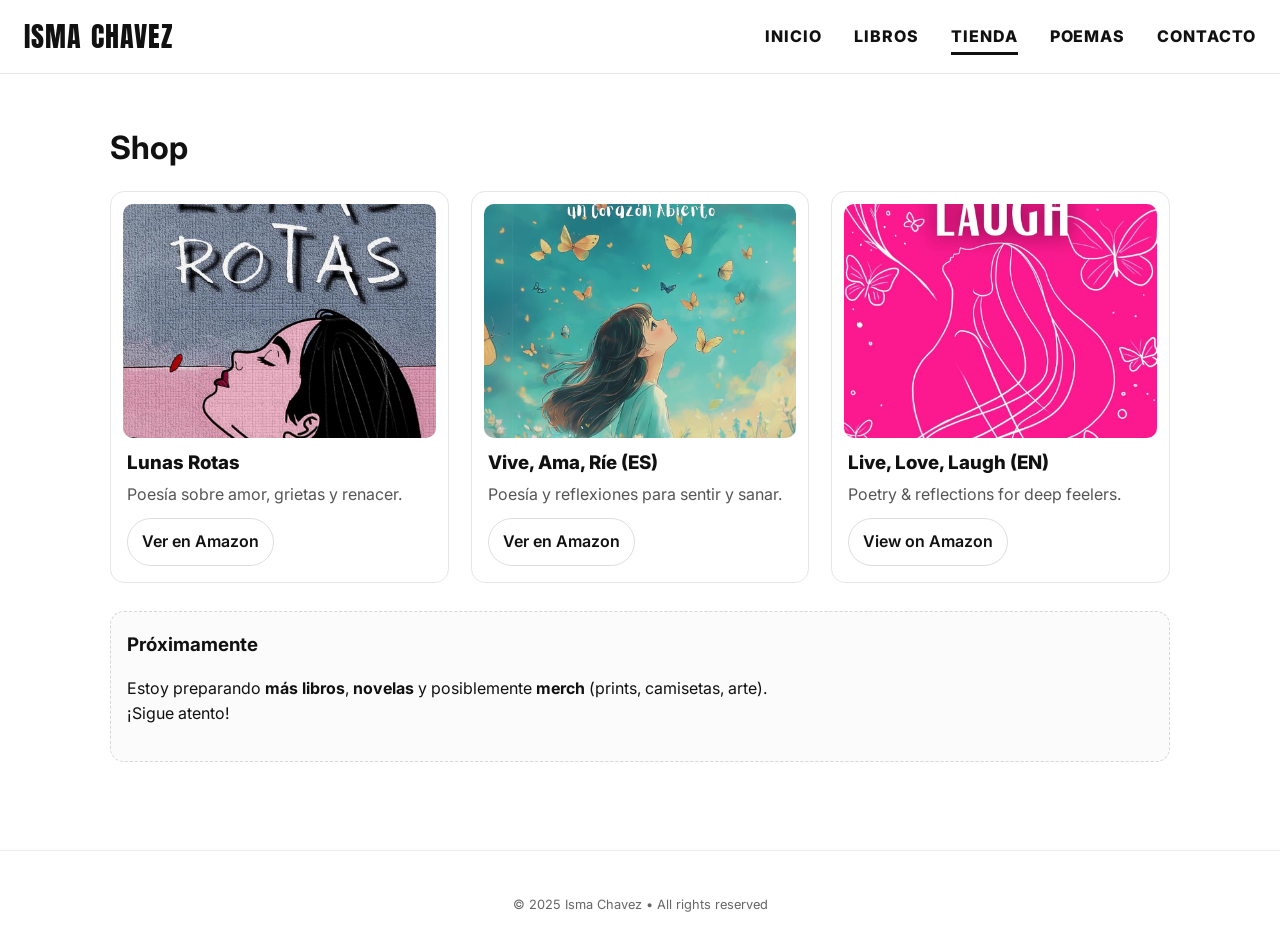
<file: shop.html>
<!DOCTYPE html>
<html lang="es">
<head>
  <meta charset="UTF-8" />
  <meta name="viewport" content="width=device-width, initial-scale=1.0" />
  <title>Shop | Isma Chavez</title>
  <link rel="stylesheet" href="style.css" />
  <link href="https://fonts.googleapis.com/css2?family=Anton&family=Inter:wght@300;400;600;800&display=swap" rel="stylesheet">
</head>

<!-- 👇 hace la página clara/blanca sin tocar las demás -->
<body class="shop-light">
  <!-- NAV -->
  <header class="nav">
    <div class="brand"><a href="index.html">ISMA CHAVEZ</a></div>
    <input type="checkbox" id="nav-toggle" class="nav-toggle">
    <label for="nav-toggle" class="nav-btn" aria-label="Open menu">&#9776;</label>
    <nav>
      <a href="index.html">Inicio</a>
     
      <a href="books.html">Libros</a>
      <a class="active" href="shop.html">Tienda</a>
        <a href="poems.html">Poemas</a>
      <a href="contact.html">Contacto</a>
    </nav>
  </header>

  <main class="section shop-wrap">
    <h1 class="shop-title">Shop</h1>

    <!-- GRID de “productos” (tus libros) -->
    <div class="shop-grid">
      <!-- Lunas Rotas -->
      <article class="shop-card">
        <a href="https://www.amazon.com/Lunas-Rotas-Spanish-Isma-Chavez-ebook/dp/B0F15RWBY4" target="_blank" rel="noopener">
          <div class="shop-thumb">
            <img src="assets/lunas-rotas.jpg" alt="Lunas Rotas — Isma Chavez">
          </div>
          <h3 class="shop-name">Lunas Rotas</h3>
          <p class="shop-desc">Poesía sobre amor, grietas y renacer.</p>
          <div class="shop-cta">Ver en Amazon</div>
        </a>
      </article>

      <!-- Vive, Ama, Ríe (ES) -->
      <article class="shop-card">
        <a href="https://www.amazon.com/Vive-Ama-R%C3%ADe-Pensamientos-Desordenados/dp/B0DLKNPF1X" target="_blank" rel="noopener">
          <div class="shop-thumb">
            <img src="assets/vive-ama-rie-es.jpg" alt="Vive, Ama, Ríe (ES) — Isma Chavez">
          </div>
          <h3 class="shop-name">Vive, Ama, Ríe (ES)</h3>
          <p class="shop-desc">Poesía y reflexiones para sentir y sanar.</p>
          <div class="shop-cta">Ver en Amazon</div>
        </a>
      </article>

      <!-- Live, Love, Laugh (EN) -->
      <article class="shop-card">
        <a href="https://www.amazon.com/Live-Love-Laugh-Scattered-Thoughts/dp/B0DXV8SH1B" target="_blank" rel="noopener">
          <div class="shop-thumb">
            <img src="assets/vive-ama-rie-en.jpg" alt="Live, Love, Laugh (EN) — Isma Chavez">
          </div>
          <h3 class="shop-name">Live, Love, Laugh (EN)</h3>
          <p class="shop-desc">Poetry & reflections for deep feelers.</p>
          <div class="shop-cta">View on Amazon</div>
        </a>
      </article>
    </div>

    <!-- Aviso tipo “más productos pronto” -->
    <section class="shop-note">
      <h3>Próximamente</h3>
      <p>
        Estoy preparando <strong>más libros</strong>, <strong>novelas</strong> y posiblemente
        <strong>merch</strong> (prints, camisetas, arte). <br/>
        ¡Sigue atento!
      </p>
    </section>
  </main>

  <footer class="footer footer-light">
    <div class="tiny tiny-light">© 2025 Isma Chavez • All rights reserved</div>
  </footer>
</body>
</html>
</file>
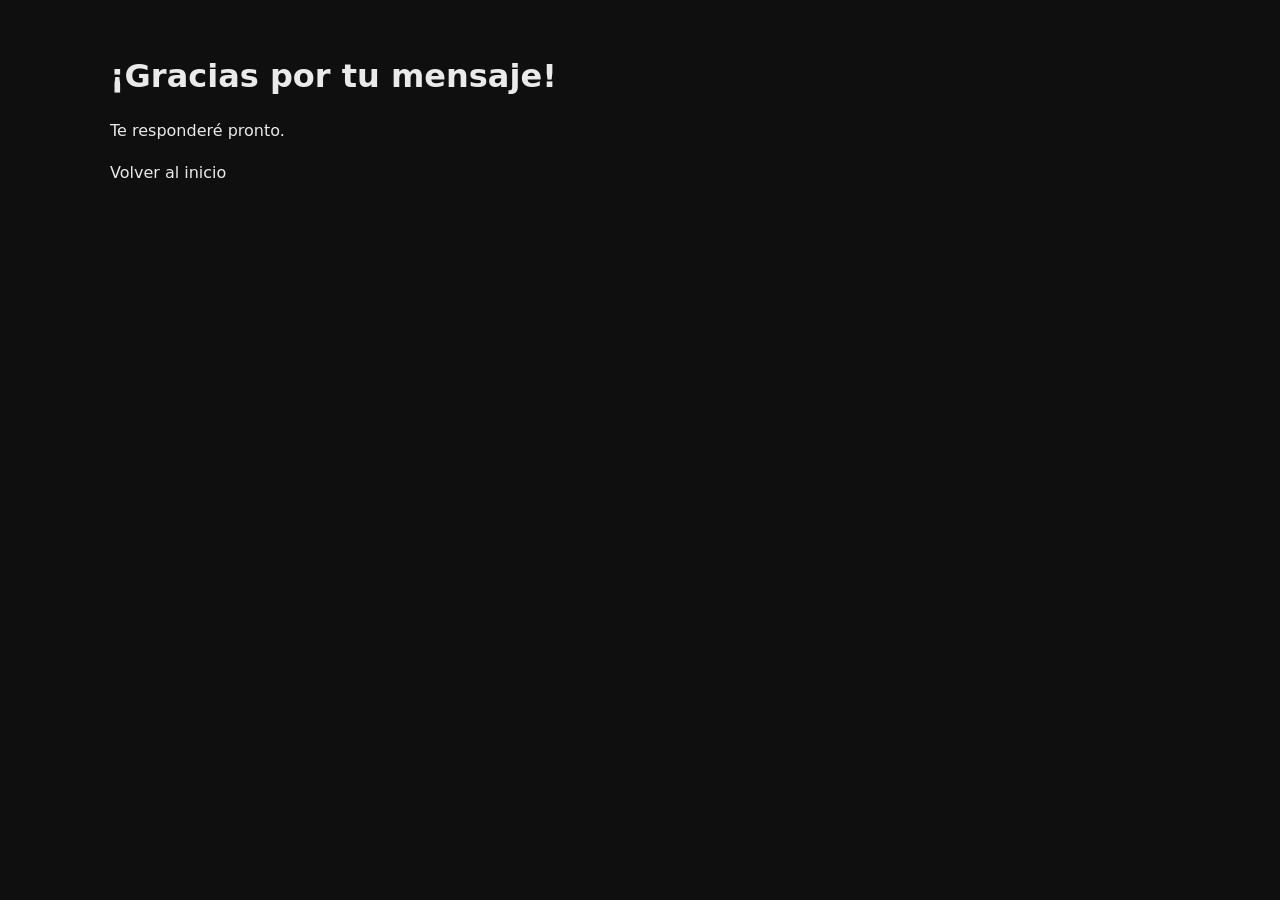
<file: thanks.html>
<!doctype html>
<html lang="es">
<head>
  <meta charset="utf-8">
  <title>Gracias</title>
  <link rel="stylesheet" href="style.css">
</head>
<body class="section">
  <h1>¡Gracias por tu mensaje!</h1>
  <p>Te responderé pronto.</p>
  <p><a href="index.html">Volver al inicio</a></p>
</body>
</html>
</file>
<file: style.css>
:root { --bg:#0f0f10; --fg:#eaeaea; --muted:#b5b5b5; --card:#17181a; --line:#26272b; }
*{box-sizing:border-box}
html,body{margin:0;padding:0;background:var(--bg);color:var(--fg);font-family:Inter,system-ui,-apple-system,Segoe UI,Roboto,Ubuntu,Cantarell,'Helvetica Neue',Arial,sans-serif;line-height:1.6}
a{color:var(--fg);text-decoration:none}
img{max-width:100%;display:block}
h1,h2,h3{margin:.2rem 0 .4rem 0}
.section{padding:48px 20px;max-width:1100px;margin:0 auto}
.section-head{display:flex;justify-content:space-between;align-items:end;margin-bottom:16px}

/* NAV */
.nav{position:sticky;top:0;z-index:1000;background:#fff;color:#111;display:flex;align-items:center;justify-content:space-between;padding:14px 24px;border-bottom:1px solid #e6e6e6}
.nav nav a{margin-left:28px;padding-bottom:6px;border-bottom:3px solid transparent;color:#111;text-transform:uppercase;letter-spacing:.06em;font-weight:800}
.nav nav a.active,.nav nav a:hover{border-color:#111}
.brand a{font-family:'Anton',sans-serif;font-weight:400;letter-spacing:.04em;font-size:28px;color:#111}
.nav-toggle{display:none}
.nav-btn{display:none;cursor:pointer;font-size:24px;color:#111}
@media (max-width:800px){
  .nav nav{display:none;position:absolute;top:64px;left:0;right:0;background:#fff;padding:12px 24px;border-bottom:1px solid #e6e6e6}
  .nav-btn{display:block}
  .nav-toggle:checked ~ nav{display:block}
  .nav nav a{display:block;margin:12px 0}
}

/* HERO */
.hero{position:relative;height:68vh;min-height:420px;overflow:hidden;background:url('assets/hero.jpg') center/cover no-repeat}
.hero::after{content:'';position:absolute;inset:0;background:linear-gradient(180deg,rgba(15,15,16,0.25),rgba(15,15,16,0.88))}
.hero-overlay{position:absolute;inset:0;display:grid;place-items:center;text-align:center;padding:0 20px;z-index:2}
.hero h1{font-size:clamp(2rem,6vw,4rem);margin:0 0 8px 0}
.hero p{color:var(--muted);margin:0 0 18px 0}
.btn{display:inline-block;padding:12px 22px;border:1px solid var(--line);background:var(--card);border-radius:999px}

/* NEWS */
.news-grid{display:grid;gap:18px;grid-template-columns:repeat(3,1fr)}
@media(max-width:860px){.news-grid{grid-template-columns:1fr}}
.news-card{background:var(--card);border:1px solid var(--line);border-radius:16px;overflow:hidden}
.news-card .ph{height:160px;background:linear-gradient(135deg,#1c1d20,#0f0f10)}
.news-card .body{padding:12px 14px}
.news-card h3{margin:0 0 6px 0}
.news-card time{font-size:.85rem;color:var(--muted)}

/* BOOKS */
.grid{display:grid;gap:18px}
.grid-3{grid-template-columns:repeat(3,1fr)}
@media(max-width:900px){.grid-3{grid-template-columns:repeat(2,1fr)}}
@media(max-width:640px){.grid-3{grid-template-columns:1fr}}
.book{display:grid;grid-template-columns:160px 1fr;gap:16px;background:var(--card);border:1px solid var(--line);padding:14px;border-radius:18px}
.book img{border-radius:12px}
@media(max-width:700px){.book{grid-template-columns:1fr}}

/* CONTACT */
.contact-grid{display:grid;grid-template-columns:1.2fr .8fr;gap:22px}
@media(max-width:800px){.contact-grid{grid-template-columns:1fr}}
.contact-form label{display:block;margin-bottom:12px}
.contact-form input,.contact-form textarea{width:100%;padding:12px;border-radius:12px;border:1px solid var(--line);background:#141517;color:var(--fg)}
.contact-form button{padding:12px 18px;border-radius:12px;border:1px solid var(--line);background:var(--card);color:var(--fg)}

/* FOOTER */
.footer{border-top:1px solid var(--line);padding:28px 20px;margin-top:40px;background:linear-gradient(180deg,#111,#0f0f10 40%)}
.tiny{max-width:1100px;margin:16px auto 0 auto;color:var(--muted);font-size:.8rem;text-align:center}

/* Books horizontal layout */
.books-row {
  display: flex;
  gap: 20px;
  overflow-x: auto;
  scroll-snap-type: x mandatory;
  padding-bottom: 10px;
}

.books-row::-webkit-scrollbar {
  height: 8px;
}
.books-row::-webkit-scrollbar-thumb {
  background: #444;
  border-radius: 4px;
}

.books-row .book {
  min-width: 340px;
  flex: 0 0 auto;
  scroll-snap-align: start;
}

/* --- hero con <img> para controlar el foco --- */
.hero { position: relative; height: 68vh; min-height: 420px; overflow: hidden; }
/* quitamos el background del hero anterior si quedó */
.hero { background: none; }

.hero-img{
  position: absolute;
  inset: 0;
  width: 100%;
  height: 100%;
  object-fit: cover;          /* rellena sin deformar */
  object-position: 55% 20%;   /* <-- mueve el foco a tu rostro */
  z-index: 1;
}

/* mantenemos la capa oscura encima */
.hero::after{
  content:'';
  position: absolute;
  inset: 0;
  background: linear-gradient(180deg, rgba(15,15,16,.25), rgba(15,15,16,.88));
  z-index: 2;
}

.hero-overlay{ position:absolute; inset:0; display:grid; place-items:center; text-align:center; padding:0 20px; z-index: 3; }

/* Ajuste fino en móviles (más “arriba” el foco) */
@media (max-width: 640px){
  .hero-img{ object-position: 55% 10%; }
}


/* === Cuadrícula para los libros === */
.books-grid {
  display: grid;
  grid-template-columns: repeat(auto-fit, minmax(320px, 1fr));
  gap: 24px;
  margin-top: 24px;
}

.book {
  display: flex;
  flex-direction: column;
  background: var(--card);
  border: 1px solid var(--line);
  border-radius: 18px;
  padding: 18px;
  transition: transform 0.2s ease, box-shadow 0.2s ease;
}

.book:hover {
  transform: translateY(-4px);
  box-shadow: 0 4px 10px rgba(0,0,0,0.4);
}

/* ======== SHOP (página clara tipo Shopify) ======== */
body.shop-light {
  background:#ffffff;
  color:#111;
}

.shop-wrap { max-width: 1100px; }
.shop-title {
  font-size: clamp(1.6rem, 3vw, 2rem);
  margin: 0 0 18px 0;
  color:#111;
}

.shop-grid {
  display: grid;
  grid-template-columns: repeat(3, 1fr);
  gap: 22px;
}
@media (max-width: 900px){ .shop-grid { grid-template-columns: repeat(2, 1fr);} }
@media (max-width: 600px){ .shop-grid { grid-template-columns: 1fr;} }

.shop-card {
  border:1px solid #e6e6e9;
  border-radius:14px;
  background:#fff;
  overflow:hidden;
  transition: transform .12s ease, box-shadow .12s ease;
}
.shop-card:hover { transform: translateY(-2px); box-shadow: 0 6px 20px rgba(0,0,0,.06); }

.shop-card a { color:#111; display:block; padding:12px; }

.shop-thumb {
  aspect-ratio: 4 / 3;
  background:#f7f7f8;
  border-radius:10px;
  overflow:hidden;
}
.shop-thumb img {
  width:100%; height:100%; object-fit: cover; display:block;
}

.shop-name { margin:10px 4px 4px; font-weight:800; }
.shop-desc { margin:0 4px 10px; color:#555; }

.shop-cta {
  display:inline-block;
  margin: 0 4px 4px;
  padding:10px 14px;
  border:1px solid #dedede;
  border-radius:999px;
  font-weight:600;
  background:#fff;
}

/* Nota inferior “Próximamente” */
.shop-note{
  margin-top:28px;
  padding:18px 16px;
  border:1px dashed #d7d7db;
  border-radius:14px;
  background:#fbfbfc;
}
.shop-note h3 { margin:0 0 8px 0; }

/* Footer claro en esta página */
.footer-light { background:#fff; border-top:1px solid #ececec; }
.tiny-light { color:#666; }

/* HOME: Portadas en la sección Books (sin recorte y más grandes) */
#books .book-card img {
  width: 100%;
  height: auto;          /* evita el recorte */
  max-height: 520px;     /* sube/baja este número si las quieres más grandes/pequeñas */
  object-fit: contain;   /* muestra la portada completa */
  background: #0f0f10;   /* fondo oscuro detrás si sobra espacio */
  border-radius: 10px;
  display: block;
  padding: 6px;          /* “marco” opcional; quítalo si no lo quieres */
}

/* Asegura que el card crece según la imagen */
#books .book-card {
  display: flex;
  flex-direction: column;
}
#books .book-card .book-body {
  margin-top: 12px;
}

/* HOME (#books) y BOOKS (pagina) → mostrar portadas completas (sin recorte) */
section#books .book img,
.books-grid .book img {
  height: auto !important;
  max-height: 520px !important;
  object-fit: contain !important;
  background: #0f0f10;
  padding: 6px;
  border-radius: 10px;
}

/* Quita la capa oscura del hero */
.hero::after {
  background: none !important;
}

/* =============================
   LANDING PAGE BAJO EL CIELO DE MARIPOSAS (página aparte, opcional)
   ============================= */

body.mariposas-landing {
  background: #203826; /* verde oscuro */
  min-height: 100vh;
  display: flex;
  flex-direction: column;
  align-items: center;
  padding: 40px 16px;
  font-family: 'Inter', sans-serif;
  color: #f4f1ea;
}

.hero-heading {
  font-family: 'Cormorant Garamond', serif;
  font-size: clamp(2rem, 4vw, 2.6rem);
  font-weight: 600;
  letter-spacing: 0.03em;
  text-align: center;
  margin-bottom: 28px;
  color: #f4f1ea;
}

.site-card {
  width: 100%;
  max-width: 960px;
  background: #f6f0e7; /* crema */
  color: #1f1a17;
  border-radius: 18px;
  box-shadow: 0 20px 40px rgba(0, 0, 0, 0.35);
  overflow: hidden;
  display: flex;
  flex-direction: column;
}

/* HEADER DE LA TARJETA */
.card-header {
  padding: 24px 32px 16px;
  border-bottom: 1px solid rgba(0, 0, 0, 0.08);
}

.site-title {
  font-family: 'Cormorant Garamond', serif;
  font-size: 1.8rem;
  letter-spacing: 0.25em;
  text-align: center;
  margin-bottom: 10px;
}

.card-nav {
  display: flex;
  justify-content: center;
  gap: 24px;
  font-size: 0.85rem;
  letter-spacing: 0.18em;
  text-transform: uppercase;
}

.card-nav a {
  color: #43362e;
  border-bottom: 1px solid transparent;
  padding-bottom: 2px;
}

.card-nav a:hover,
.card-nav a.active {
  border-bottom-color: #43362e;
}

/* CUERPO PRINCIPAL */
.card-main {
  display: grid;
  grid-template-columns: minmax(0, 1.2fr) minmax(0, 1fr);
  gap: 32px;
  padding: 32px;
}

.label {
  font-family: 'Cormorant Garamond', serif;
  font-style: italic;
  font-size: 1.1rem;
  color: #8a6a3c;
  margin-bottom: 8px;
}

.book-title {
  font-family: 'Cormorant Garamond', serif;
  font-size: 1.9rem;
  font-weight: 600;
  margin-bottom: 8px;
}

.book-series {
  font-size: 0.95rem;
  color: #574034;
  line-height: 1.5;
  margin-bottom: 18px;
}

.lead-text {
  font-size: 0.95rem;
  color: #3c2f28;
  line-height: 1.6;
  margin-bottom: 18px;
}

.btn-buy {
  display: inline-block;
  background: #d9a842;
  color: #241a12;
  border-radius: 999px;
  padding: 10px 26px;
  font-weight: 600;
  font-size: 0.95rem;
  letter-spacing: 0.05em;
  text-transform: uppercase;
  border: none;
  cursor: pointer;
  box-shadow: 0 6px 0 rgba(0, 0, 0, 0.25);
  transition: transform 0.08s ease, box-shadow 0.08s ease;
}

.btn-buy:hover {
  transform: translateY(2px);
  box-shadow: 0 3px 0 rgba(0, 0, 0, 0.25);
}

.cover-wrapper {
  display: flex;
  justify-content: center;
  align-items: flex-start;
}

.cover-wrapper img {
  border-radius: 12px;
  box-shadow: 0 18px 30px rgba(0, 0, 0, 0.45);
}

/* ABOUT THE AUTHOR */
.card-footer {
  padding: 24px 32px 32px;
  border-top: 1px solid rgba(0, 0, 0, 0.07);
  display: grid;
  grid-template-columns: 140px minmax(0, 1fr);
  gap: 24px;
  align-items: flex-start;
}

.author-photo {
  width: 140px;
  height: 180px;
  border-radius: 8px;
  background: #c4b9aa;
  overflow: hidden;
}

.author-photo img {
  width: 100%;
  height: 100%;
  object-fit: cover;
}

.author-text-title {
  font-family: 'Cormorant Garamond', serif;
  font-size: 1.4rem;
  margin-bottom: 6px;
}

.author-text-body {
  font-size: 0.95rem;
  color: #3c2f28;
  line-height: 1.7;
}

/* RESPONSIVE */
@media (max-width: 780px) {
  .card-main {
    grid-template-columns: 1fr;
  }
  .card-footer {
    grid-template-columns: 1fr;
  }
  .author-photo {
    margin: 0 auto;
  }
}

/* =============================
   LANDING EN EL HOME (hero alternativo, no se usa si usas la tarjeta)
============================= */

.landing-hero {
  background: #203826;
  padding: 60px 20px;
  display: flex;
  justify-content: center;
}

.landing-container {
  max-width: 1100px;
  width: 100%;
  display: grid;
  grid-template-columns: 380px 1fr;
  gap: 40px;
  align-items: center;
}

.landing-cover img {
  width: 100%;
  border-radius: 14px;
  box-shadow: 0 18px 40px rgba(0,0,0,0.35);
}

.landing-title {
  font-family: 'Cormorant Garamond', serif;
  font-size: clamp(2.3rem, 4vw, 3.2rem);
  color: #f6f0e7;
  margin-bottom: 10px;
}

.landing-sub {
  font-size: 1.1rem;
  color: #cfc6b8;
  margin-bottom: 18px;
  letter-spacing: .03em;
}

.landing-desc {
  color: #f3eee5;
  margin-bottom: 24px;
  line-height: 1.6;
  max-width: 90%;
}

.landing-btn {
  display: inline-block;
  background: #d9a842;
  color: #241a12;
  font-weight: 600;
  padding: 14px 30px;
  border-radius: 999px;
  text-transform: uppercase;
  letter-spacing: .06em;
  box-shadow: 0 6px 0 rgba(0,0,0,0.25);
  transition: .1s ease;
}

.landing-btn:hover {
  transform: translateY(2px);
  box-shadow: 0 3px 0 rgba(0,0,0,0.25);
}

@media(max-width: 820px) {
  .landing-container {
    grid-template-columns: 1fr;
    text-align: center;
  }
  .landing-desc {
    max-width: 100%;
  }
}

/* =============================
   WRAPPER PARA LA TARJETA EN EL HOME (LO QUE USAS AHORA)
============================= */

.author-landing {
  background: #0f0f10;      /* verde oscuro como en el PÁGINA */
  padding: 50px 16px 60px;
  display: flex;
  justify-content: center;
}
/* Ajustes tamaño Author vs Cover */
.card-footer {
  grid-template-columns: minmax(0, 1fr) minmax(0, 1fr);
}

.author-photo {
  width: 100%;
  height: auto;
}

.author-photo img {
  width: 100%;
  height: auto;
  object-fit: cover;
  aspect-ratio: 3 / 4; /* proporción similar a la portada */
}
/* Waitlist / Coming Soon */
.waitlist-inner {
  max-width: 640px;
  margin: 0 auto;
  text-align: center;
}

.waitlist-inner h2 {
  margin-bottom: 8px;
}

.waitlist-inner p {
  margin-bottom: 16px;
  color: var(--muted);
}

.waitlist-row {
  display: flex;
  gap: 10px;
}

.waitlist-row input {
  flex: 1;
  padding: 10px 12px;
  border-radius: 999px;
  border: 1px solid var(--line);
  background: #141517;
  color: var(--fg);
}

.waitlist-row button {
  padding: 10px 18px;
  border-radius: 999px;
  border: 1px solid var(--line);
  background: var(--card);
  color: var(--fg);
  font-weight: 600;
  cursor: pointer;
}

@media (max-width: 600px) {
  .waitlist-row {
    flex-direction: column;
  }
}
</file>
